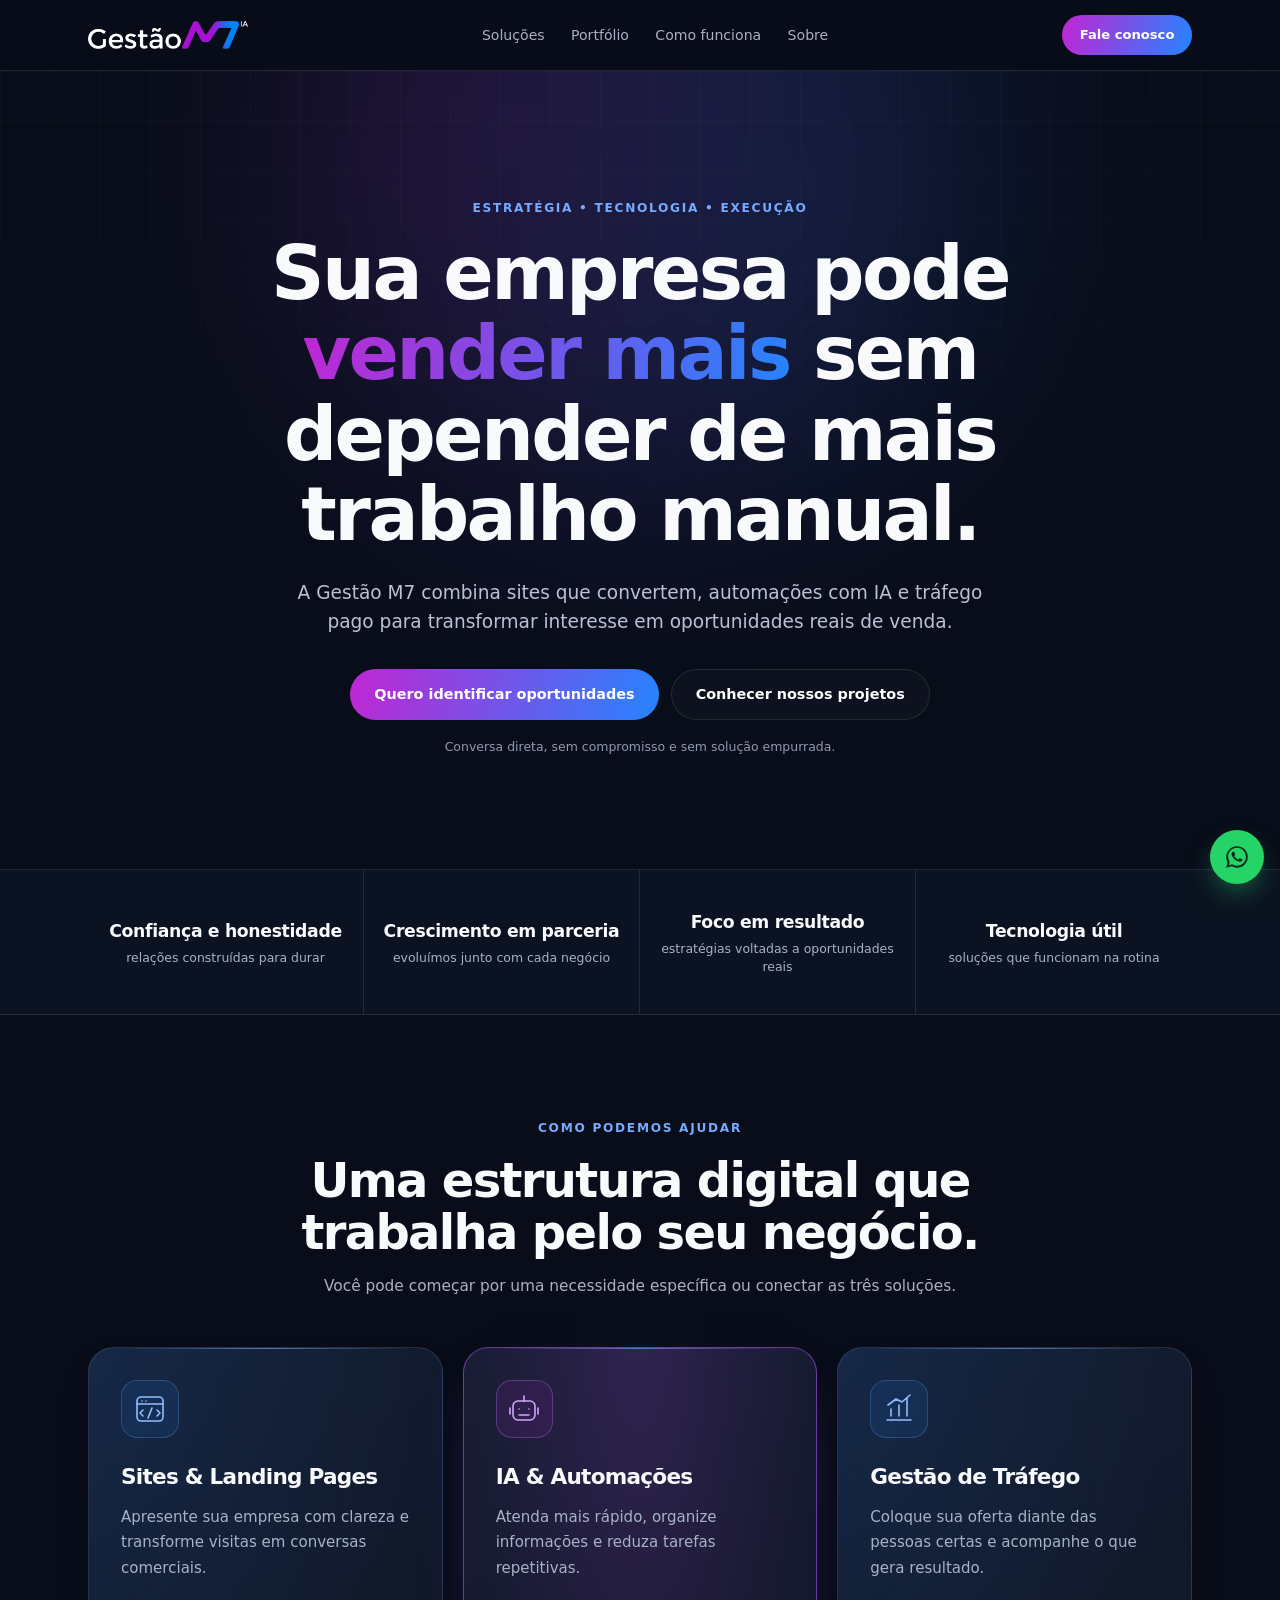
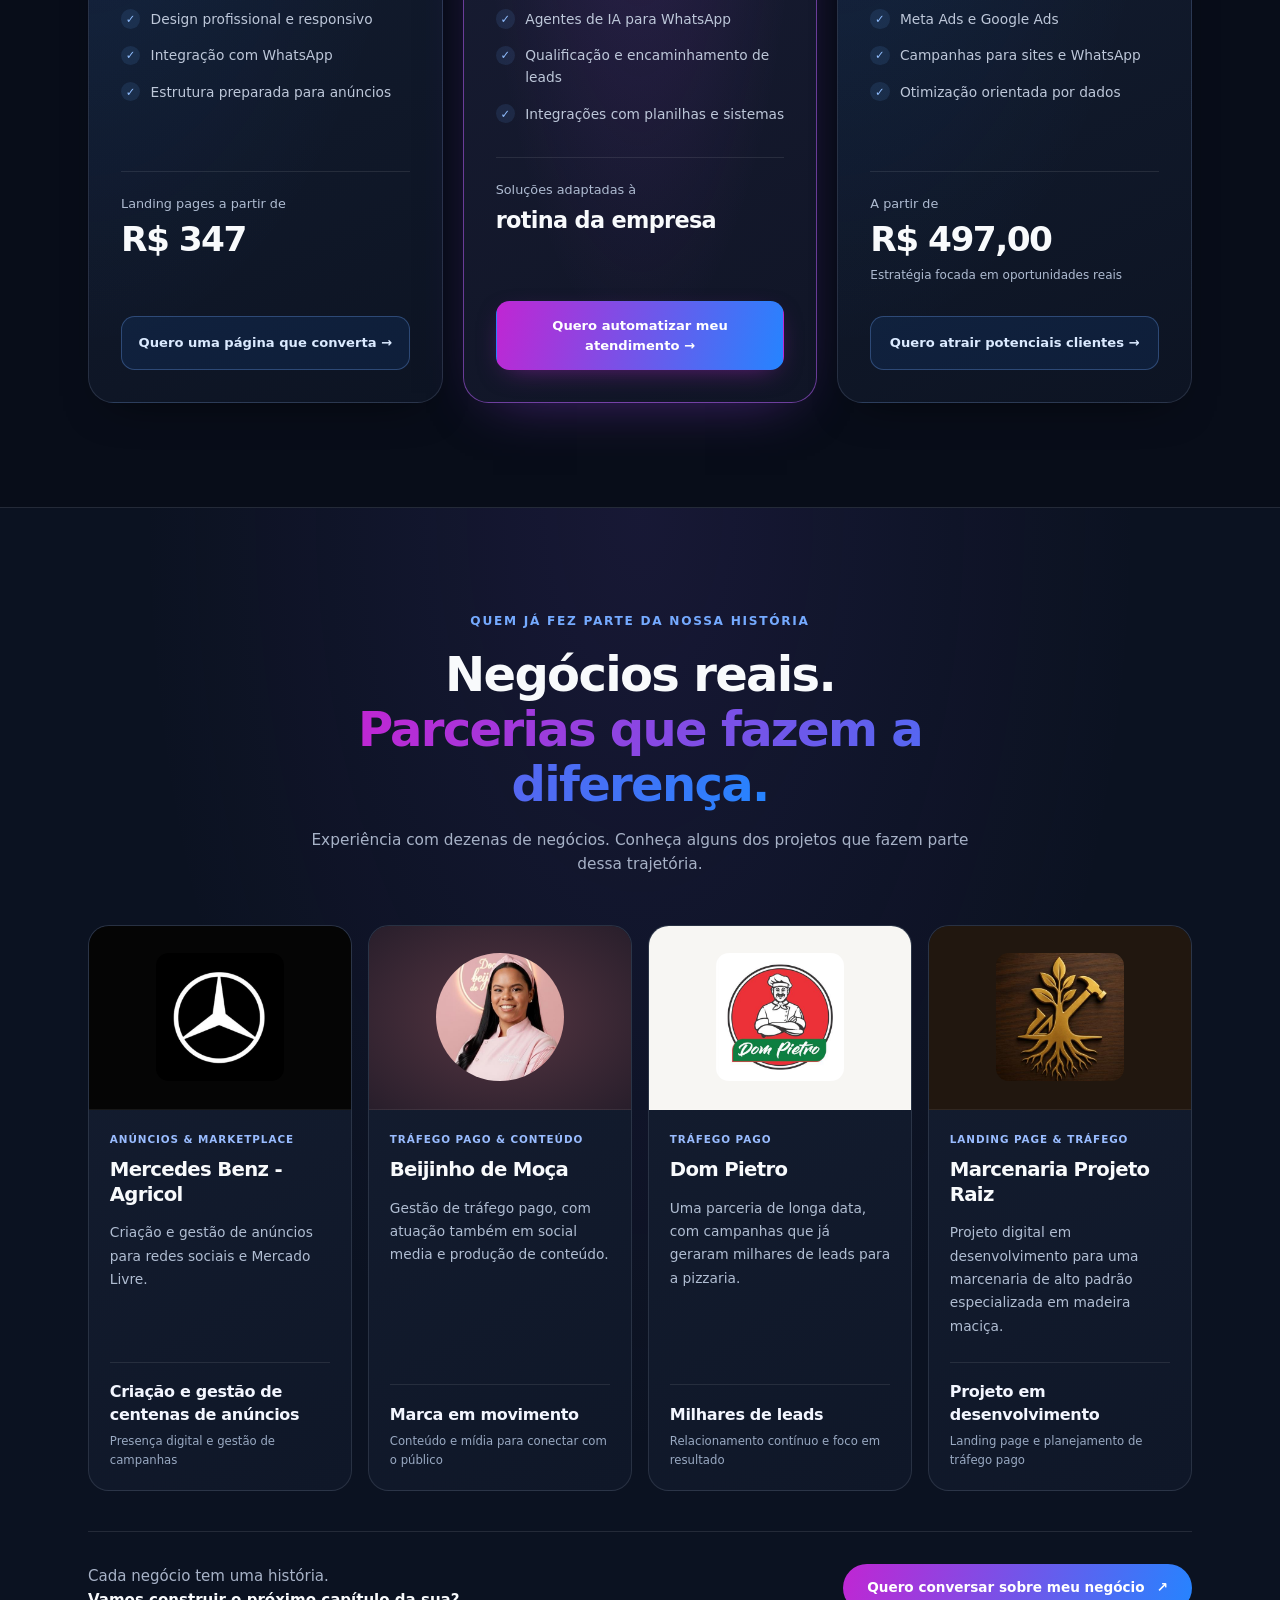
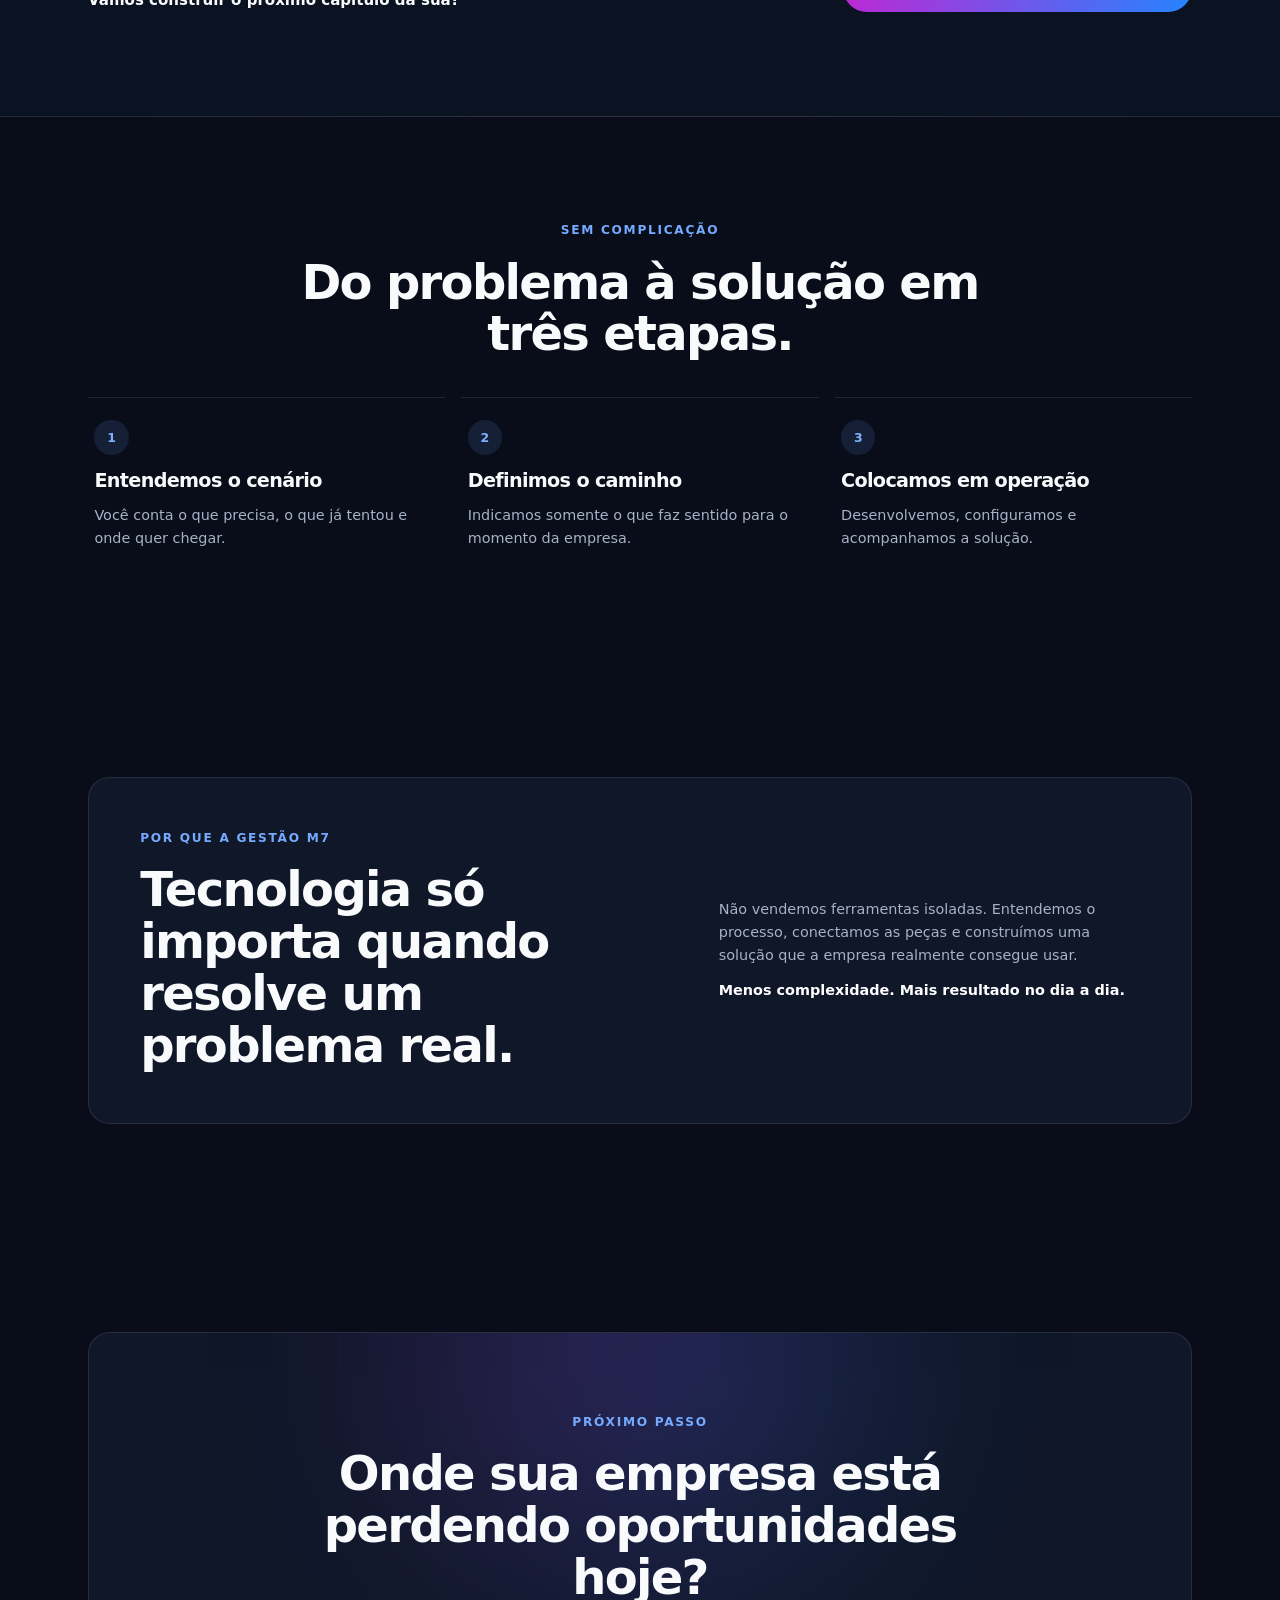
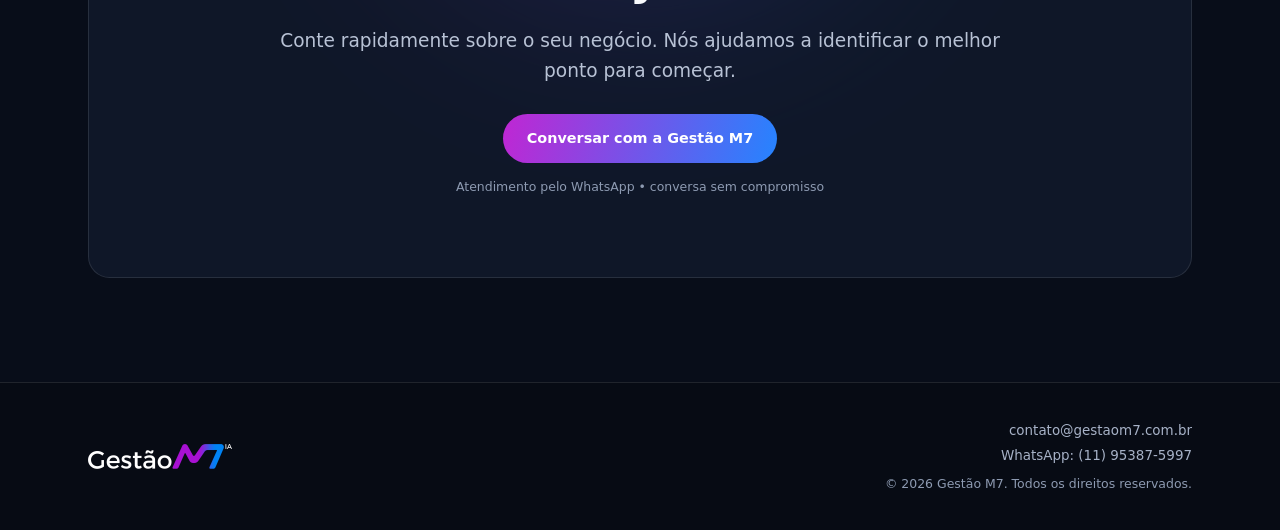
<file: index.html>
<!doctype html>
<html lang="pt-BR">
  <head>
    <meta charset="utf-8" />
    <meta name="viewport" content="width=device-width, initial-scale=1" />
    <title>Gestão M7 — Sites, IA, Automações e Tráfego Pago</title>
    <meta
      name="description"
      content="A Gestão M7 cria sites que convertem, automações com inteligência artificial e campanhas de tráfego pago para empresas venderem mais e trabalharem melhor."
    />
    <meta name="robots" content="index, follow, max-image-preview:large" />
    <meta name="theme-color" content="#0b1120" />
    <link rel="canonical" href="https://www.gestaom7.com.br/" />

    <meta property="og:locale" content="pt_BR" />
    <meta property="og:type" content="website" />
    <meta property="og:site_name" content="Gestão M7" />
    <meta property="og:url" content="https://www.gestaom7.com.br/" />
    <meta property="og:title" content="Gestão M7 — Tecnologia e marketing para gerar resultados" />
    <meta
      property="og:description"
      content="Sites, inteligência artificial, automações e tráfego pago conectados ao crescimento da sua empresa."
    />
    <meta property="og:image" content="https://www.gestaom7.com.br/m7-logo.png" />
    <meta property="og:image:alt" content="Logotipo da Gestão M7" />
    <meta name="twitter:card" content="summary" />
    <meta name="twitter:title" content="Gestão M7 — Tecnologia e marketing para gerar resultados" />
    <meta
      name="twitter:description"
      content="Sites, inteligência artificial, automações e tráfego pago para sua empresa vender mais."
    />
    <meta name="twitter:image" content="https://www.gestaom7.com.br/m7-logo.png" />

    <link rel="icon" type="image/png" href="/favicon.png" />
    <link rel="preload" href="/m7-logo.png" as="image" fetchpriority="high" />
    <link rel="stylesheet" href="/styles.css?v=20261104" />
    <script>document.documentElement.classList.add("js");</script>
    <script type="application/ld+json">
      {
        "@context": "https://schema.org",
        "@type": "Organization",
        "name": "Gestão M7",
        "url": "https://www.gestaom7.com.br/",
        "logo": "https://www.gestaom7.com.br/m7-logo.png",
        "contactPoint": {
          "@type": "ContactPoint",
          "telephone": "+55 11 95387-5997",
          "email": "contato@gestaom7.com.br",
          "contactType": "sales",
          "areaServed": "BR",
          "availableLanguage": "Portuguese"
        },
        "description": "Sites, inteligência artificial, automações e tráfego pago para empresas.",
        "serviceType": [
          "Criação de sites e landing pages",
          "Inteligência artificial e automações",
          "Gestão de tráfego pago"
        ]
      }
    </script>
  </head>
  <body>
    <a class="skip-link" href="#conteudo">Ir para o conteúdo</a>

    <header class="header">
      <div class="container header-inner">
        <a href="#topo" class="logo" aria-label="Gestão M7 — página inicial">
          <img src="/m7-logo.png" alt="Gestão M7" width="2304" height="400" />
        </a>
        <nav class="nav" id="menu-principal" aria-label="Navegação principal">
          <a href="#solucoes">Soluções</a>
          <a href="#portfolio">Portfólio</a>
          <a href="#processo">Como funciona</a>
          <a href="#sobre">Sobre</a>
        </nav>
        <div class="header-actions">
          <a class="btn btn-solid btn-sm header-cta" data-wa="geral" href="#contato">Fale conosco</a>
          <button class="menu-toggle" type="button" aria-expanded="false" aria-controls="menu-principal" aria-label="Abrir menu">
            <span></span><span></span><span></span>
          </button>
        </div>
      </div>
    </header>

    <main id="conteudo">
      <section id="topo" class="hero">
        <div class="glow" aria-hidden="true"></div>
        <div class="container hero-inner reveal">
          <p class="eyebrow">ESTRATÉGIA • TECNOLOGIA • EXECUÇÃO</p>
          <h1>Sua empresa pode <span class="gradient">vender mais</span> sem depender de mais trabalho manual.</h1>
          <p class="lead">
            A Gestão M7 combina sites que convertem, automações com IA e tráfego pago para transformar
            interesse em oportunidades reais de venda.
          </p>
          <div class="hero-actions">
            <a class="btn btn-solid" data-wa="geral" href="#contato">Quero identificar oportunidades</a>
            <a class="btn btn-outline" href="#portfolio">Conhecer nossos projetos</a>
          </div>
          <p class="micro hero-micro">Conversa direta, sem compromisso e sem solução empurrada.</p>
        </div>
      </section>

      <section class="proof-bar" aria-label="Compromissos da Gestão M7">
        <div class="container proof-grid">
          <div class="proof-item"><strong>Confiança e honestidade</strong><span>relações construídas para durar</span></div>
          <div class="proof-item"><strong>Crescimento em parceria</strong><span>evoluímos junto com cada negócio</span></div>
          <div class="proof-item"><strong>Foco em resultado</strong><span>estratégias voltadas a oportunidades reais</span></div>
          <div class="proof-item"><strong>Tecnologia útil</strong><span>soluções que funcionam na rotina</span></div>
        </div>
      </section>

      <section id="solucoes" class="section container reveal">
        <div class="section-heading">
          <p class="eyebrow">COMO PODEMOS AJUDAR</p>
          <h2>Uma estrutura digital que trabalha pelo seu negócio.</h2>
          <p class="sub">Você pode começar por uma necessidade específica ou conectar as três soluções.</p>
        </div>
        <div class="grid grid-3 services-grid">
          <article class="card service-card">
            <span class="icon service-icon" aria-hidden="true"><svg viewBox="0 0 32 32" width="32" height="32" fill="none" stroke="currentColor" stroke-width="1.6" stroke-linecap="round" stroke-linejoin="round"><rect x="3" y="4" width="26" height="24" rx="4"/><path d="M3 11h26M8 8h.01M12 8h.01M9 17l-3 3 3 3M23 17l3 3-3 3M18 15l-4 10"/></svg></span>
            <h3>Sites & Landing Pages</h3>
            <p class="sub">Apresente sua empresa com clareza e transforme visitas em conversas comerciais.</p>
            <ul>
              <li>Design profissional e responsivo</li>
              <li>Integração com WhatsApp</li>
              <li>Estrutura preparada para anúncios</li>
            </ul>
            <div class="service-offer"><p class="service-highlight">Landing pages a partir de <strong class="service-price">R$ 347</strong></p></div>
            <a class="text-link" data-wa="sites" href="#contato">Quero uma página que converta →</a>
          </article>
          <article class="card service-card featured">
            <span class="icon service-icon" aria-hidden="true"><svg viewBox="0 0 32 32" width="32" height="32" fill="none" stroke="currentColor" stroke-width="1.6" stroke-linecap="round" stroke-linejoin="round"><rect x="5" y="8" width="22" height="19" rx="5"/><path d="M16 3v5M11 16h.01M21 16h.01M11 22h10M2 15v6M30 15v6"/></svg></span>
            <h3>IA & Automações</h3>
            <p class="sub">Atenda mais rápido, organize informações e reduza tarefas repetitivas.</p>
            <ul>
              <li>Agentes de IA para WhatsApp</li>
              <li>Qualificação e encaminhamento de leads</li>
              <li>Integrações com planilhas e sistemas</li>
            </ul>
            <div class="service-offer"><p class="service-highlight">Soluções adaptadas à <strong class="service-custom">rotina da empresa</strong></p></div>
            <a class="text-link" data-wa="ia" href="#contato">Quero automatizar meu atendimento →</a>
          </article>
          <article class="card service-card">
            <span class="icon service-icon" aria-hidden="true"><svg viewBox="0 0 32 32" width="32" height="32" fill="none" stroke="currentColor" stroke-width="1.6" stroke-linecap="round" stroke-linejoin="round"><path d="M4 27h24M8 23v-7M16 23V12M24 23V5M5 12l8-6 6 3 8-7"/></svg></span>
            <h3>Gestão de Tráfego</h3>
            <p class="sub">Coloque sua oferta diante das pessoas certas e acompanhe o que gera resultado.</p>
            <ul>
              <li>Meta Ads e Google Ads</li>
              <li>Campanhas para sites e WhatsApp</li>
              <li>Otimização orientada por dados</li>
            </ul>
            <div class="service-offer"><p class="service-highlight">A partir de <strong class="service-price">R$ 497,00</strong></p><p class="service-offer-note">Estratégia focada em oportunidades reais</p></div>
            <a class="text-link" data-wa="trafego" href="#contato">Quero atrair potenciais clientes →</a>
          </article>
        </div>
      </section>

      <section id="portfolio" class="section results-section portfolio-section" aria-labelledby="portfolio-heading">
        <div class="container reveal" id="resultados">
          <div class="section-heading center">
            <p class="eyebrow">QUEM JÁ FEZ PARTE DA NOSSA HISTÓRIA</p>
            <h2 id="portfolio-heading">Negócios reais.<br /><span class="gradient">Parcerias que fazem a diferença.</span></h2>
            <p class="sub">Experiência com dezenas de negócios. Conheça alguns dos projetos que fazem parte dessa trajetória.</p>
          </div>
          <div class="portfolio-grid">
            <article class="portfolio-card">
              <div class="portfolio-brand portfolio-brand--agricol">
                <img src="/assets/portfolio/agricol-diesel.jpg" alt="" width="420" height="420" loading="lazy" decoding="async" />
              </div>
              <div class="portfolio-copy">
                <p class="portfolio-service">Anúncios & marketplace</p>
                <h3>Mercedes Benz - Agricol</h3>
                <p class="portfolio-description">Criação e gestão de anúncios para redes sociais e Mercado Livre.</p>
                <div class="portfolio-result">
                  <strong>Criação e gestão de centenas de anúncios</strong>
                  <span>Presença digital e gestão de campanhas</span>
                </div>
              </div>
            </article>
            <article class="portfolio-card">
              <div class="portfolio-brand portfolio-brand--beijinho">
                <img src="/assets/portfolio/beijinho-de-moca.jpg" alt="" width="420" height="420" loading="lazy" decoding="async" />
              </div>
              <div class="portfolio-copy">
                <p class="portfolio-service">Tráfego pago & conteúdo</p>
                <h3>Beijinho de Moça</h3>
                <p class="portfolio-description">Gestão de tráfego pago, com atuação também em social media e produção de conteúdo.</p>
                <div class="portfolio-result">
                  <strong>Marca em movimento</strong>
                  <span>Conteúdo e mídia para conectar com o público</span>
                </div>
              </div>
            </article>
            <article class="portfolio-card">
              <div class="portfolio-brand portfolio-brand--pietro">
                <img src="/assets/portfolio/dom-pietro.jpg" alt="" width="420" height="420" loading="lazy" decoding="async" />
              </div>
              <div class="portfolio-copy">
                <p class="portfolio-service">Tráfego pago</p>
                <h3>Dom Pietro</h3>
                <p class="portfolio-description">Uma parceria de longa data, com campanhas que já geraram milhares de leads para a pizzaria.</p>
                <div class="portfolio-result">
                  <strong>Milhares de leads</strong>
                  <span>Relacionamento contínuo e foco em resultado</span>
                </div>
              </div>
            </article>
            <article class="portfolio-card">
              <div class="portfolio-brand portfolio-brand--raiz">
                <img src="/assets/portfolio/projeto-raiz.jpg" alt="" width="420" height="420" loading="lazy" decoding="async" />
              </div>
              <div class="portfolio-copy">
                <p class="portfolio-service">Landing page & tráfego</p>
                <h3>Marcenaria Projeto Raiz</h3>
                <p class="portfolio-description">Projeto digital em desenvolvimento para uma marcenaria de alto padrão especializada em madeira maciça.</p>
                <div class="portfolio-result">
                  <strong>Projeto em desenvolvimento</strong>
                  <span>Landing page e planejamento de tráfego pago</span>
                </div>
              </div>
            </article>
          </div>
          <div class="portfolio-footer">
            <p>Cada negócio tem uma história.<br /><strong>Vamos construir o próximo capítulo da sua?</strong></p>
            <a class="btn btn-solid" data-wa="geral" href="#contato">Quero conversar sobre meu negócio <span aria-hidden="true">↗</span></a>
          </div>
        </div>
      </section>

      <section id="processo" class="section container reveal">
        <div class="section-heading center">
          <p class="eyebrow">SEM COMPLICAÇÃO</p>
          <h2>Do problema à solução em três etapas.</h2>
        </div>
        <ol class="grid grid-3 steps-grid">
          <li class="step-card"><span>1</span><h3>Entendemos o cenário</h3><p>Você conta o que precisa, o que já tentou e onde quer chegar.</p></li>
          <li class="step-card"><span>2</span><h3>Definimos o caminho</h3><p>Indicamos somente o que faz sentido para o momento da empresa.</p></li>
          <li class="step-card"><span>3</span><h3>Colocamos em operação</h3><p>Desenvolvemos, configuramos e acompanhamos a solução.</p></li>
        </ol>
      </section>

      <section id="sobre" class="section container reveal">
        <div class="about-panel">
          <div>
            <p class="eyebrow">POR QUE A GESTÃO M7</p>
            <h2>Tecnologia só importa quando resolve um problema real.</h2>
          </div>
          <div class="about-copy">
            <p>Não vendemos ferramentas isoladas. Entendemos o processo, conectamos as peças e construímos uma solução que a empresa realmente consegue usar.</p>
            <p class="about-signature">Menos complexidade. Mais resultado no dia a dia.</p>
          </div>
        </div>
      </section>

      <section id="contato" class="section container reveal">
        <div class="final-panel center">
          <div class="glow small" aria-hidden="true"></div>
          <p class="eyebrow">PRÓXIMO PASSO</p>
          <h2>Onde sua empresa está perdendo oportunidades hoje?</h2>
          <p class="lead">Conte rapidamente sobre o seu negócio. Nós ajudamos a identificar o melhor ponto para começar.</p>
          <a class="btn btn-solid" data-wa="geral" href="#">Conversar com a Gestão M7</a>
          <p class="micro">Atendimento pelo WhatsApp • conversa sem compromisso</p>
        </div>
      </section>
    </main>

    <footer class="footer">
      <div class="container footer-inner">
        <img src="/m7-logo.png" alt="Gestão M7" width="2304" height="400" loading="lazy" />
        <div class="footer-links">
          <a href="mailto:contato@gestaom7.com.br">contato@gestaom7.com.br</a>
          <a data-wa="geral" href="#">WhatsApp: (11) 95387-5997</a>
          <p class="micro" id="copyright"></p>
        </div>
      </div>
    </footer>

    <a class="whatsapp-float" data-wa="geral" href="#" aria-label="Falar com a Gestão M7 no WhatsApp">
      <svg viewBox="0 0 24 24" width="26" height="26" fill="currentColor" aria-hidden="true"><path d="M12.04 2C6.58 2 2.13 6.45 2.13 11.91c0 1.75.46 3.45 1.32 4.95L2 22l5.27-1.38a9.9 9.9 0 0 0 4.77 1.22h.01c5.46 0 9.91-4.45 9.91-9.91 0-2.65-1.03-5.14-2.9-7.01A9.82 9.82 0 0 0 12.04 2Zm0 18.02h-.01a8.2 8.2 0 0 1-4.19-1.15l-.3-.18-3.12.82.83-3.05-.2-.31a8.2 8.2 0 0 1-1.26-4.38c0-4.54 3.7-8.23 8.25-8.23 2.2 0 4.27.86 5.83 2.42a8.19 8.19 0 0 1 2.41 5.82c0 4.54-3.7 8.24-8.24 8.24Zm4.52-6.17c-.25-.13-1.47-.72-1.69-.81-.23-.08-.39-.12-.56.13-.16.24-.64.8-.78.97-.15.16-.29.18-.54.06-.25-.13-1.05-.39-2-1.24-.74-.66-1.24-1.47-1.38-1.72-.15-.25-.02-.38.11-.5.11-.11.25-.29.37-.44.13-.14.17-.25.25-.41.08-.17.04-.31-.02-.44-.06-.12-.56-1.34-.76-1.84-.2-.48-.41-.42-.56-.43h-.47c-.16 0-.43.06-.66.31-.22.25-.86.84-.86 2.04 0 1.2.88 2.36 1 2.52.12.17 1.72 2.63 4.17 3.69.58.25 1.04.4 1.39.51.59.19 1.12.16 1.54.1.47-.07 1.47-.6 1.67-1.18.21-.58.21-1.08.15-1.18-.06-.11-.23-.17-.48-.29Z" /></svg>
    </a>

    <script src="/script.js?v=20260905" defer></script>
  </body>
</html>
</file>
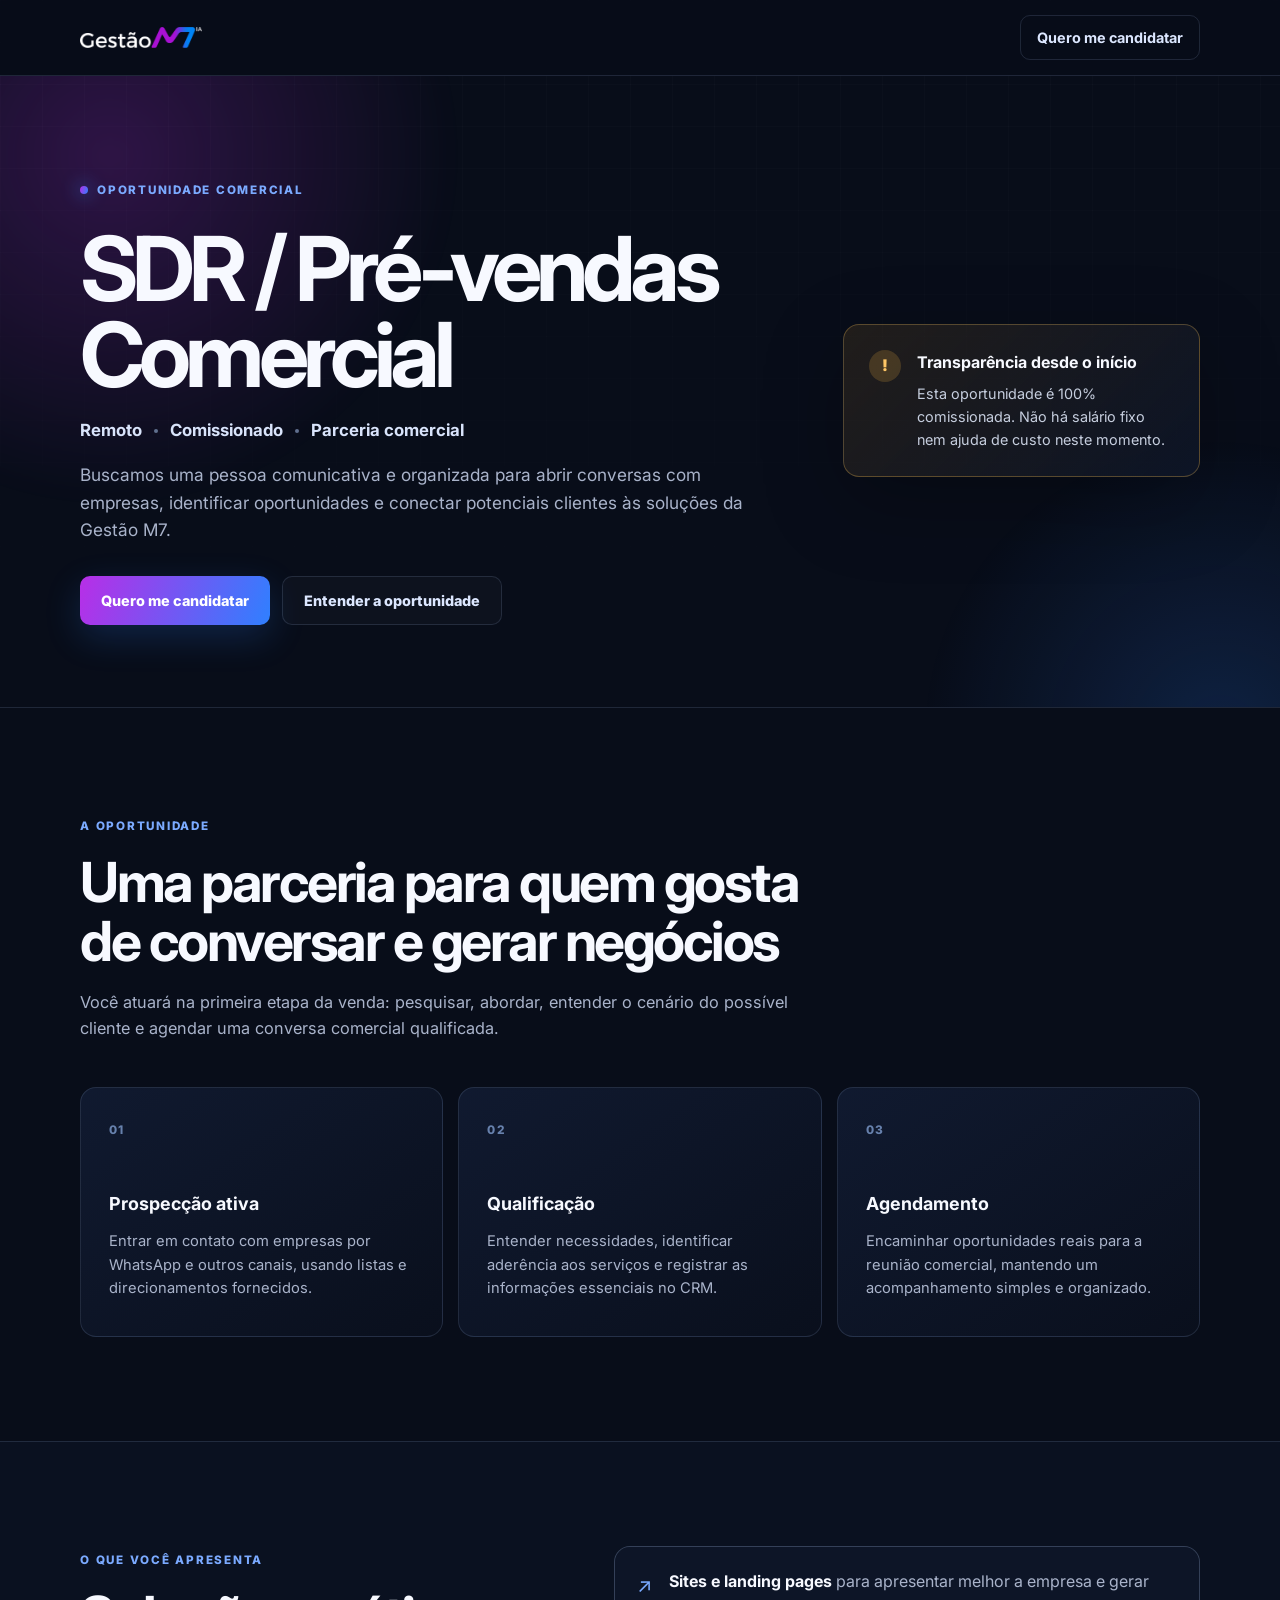
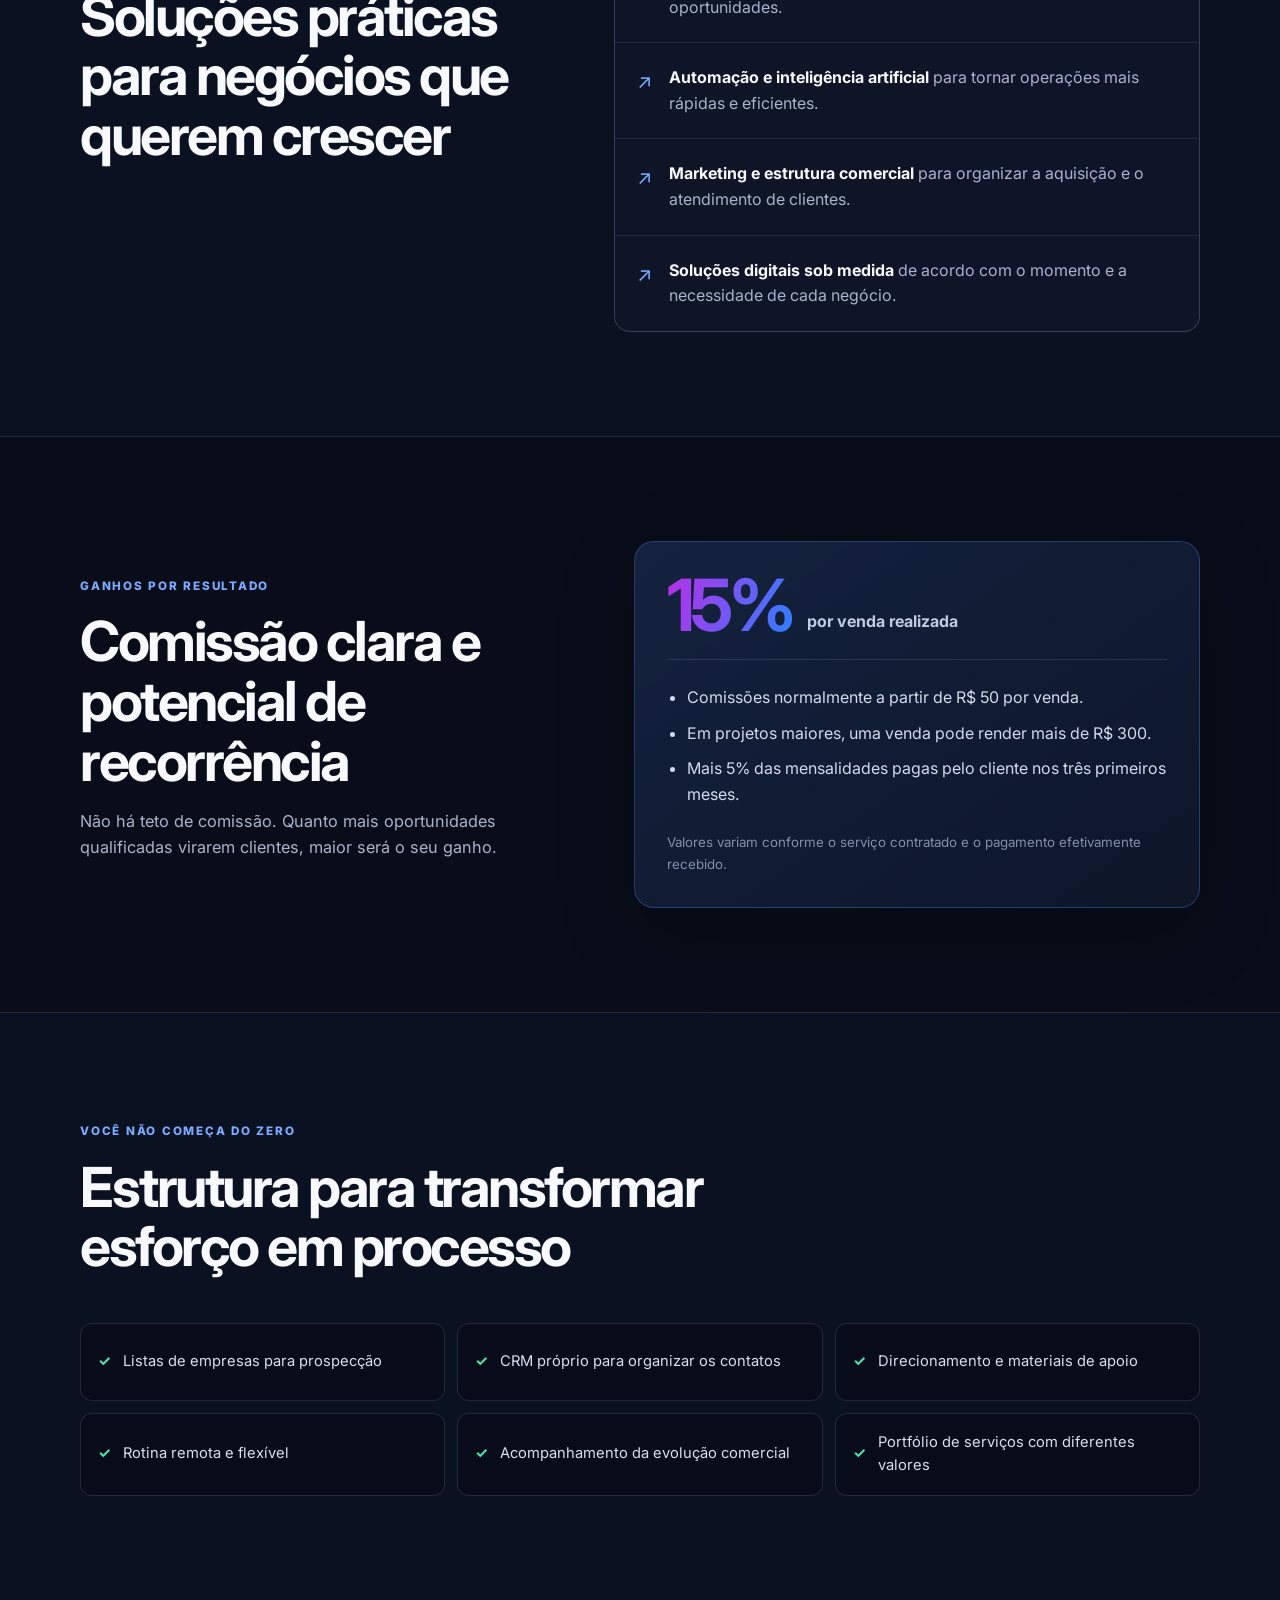
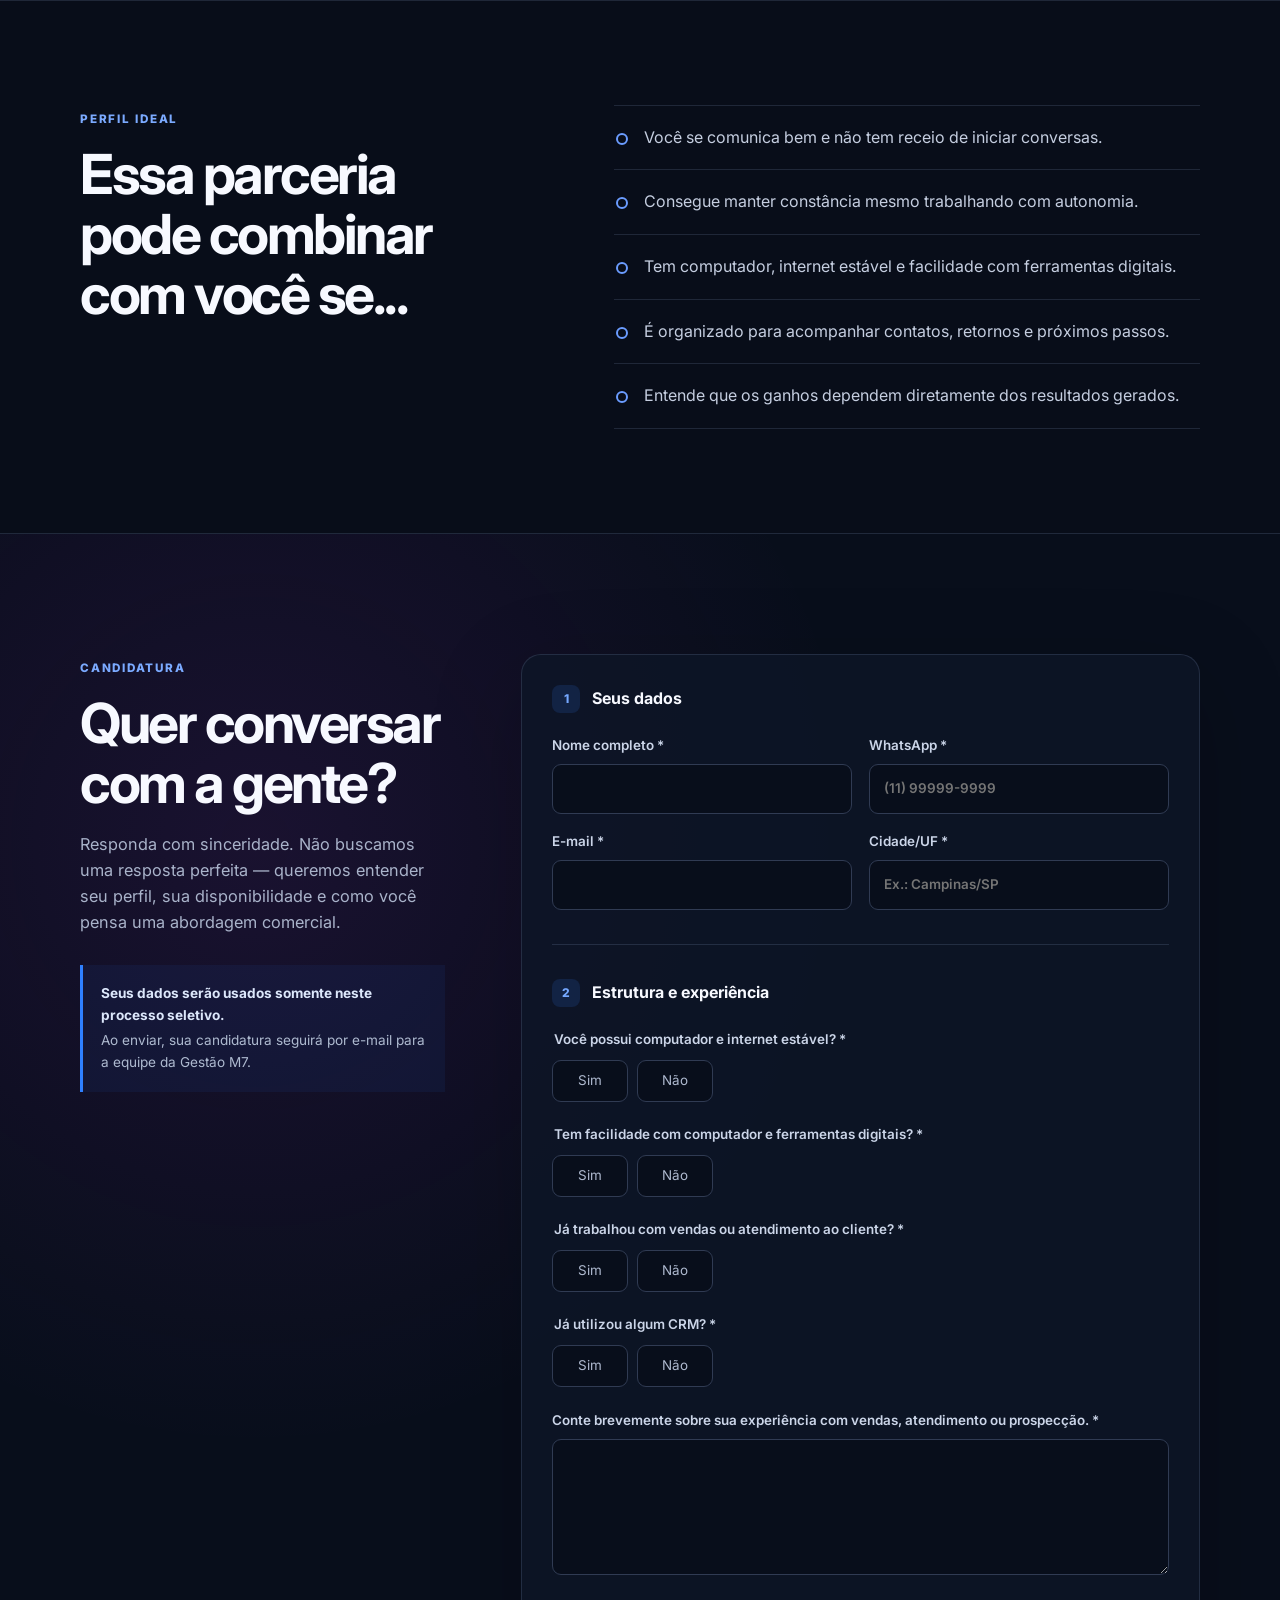
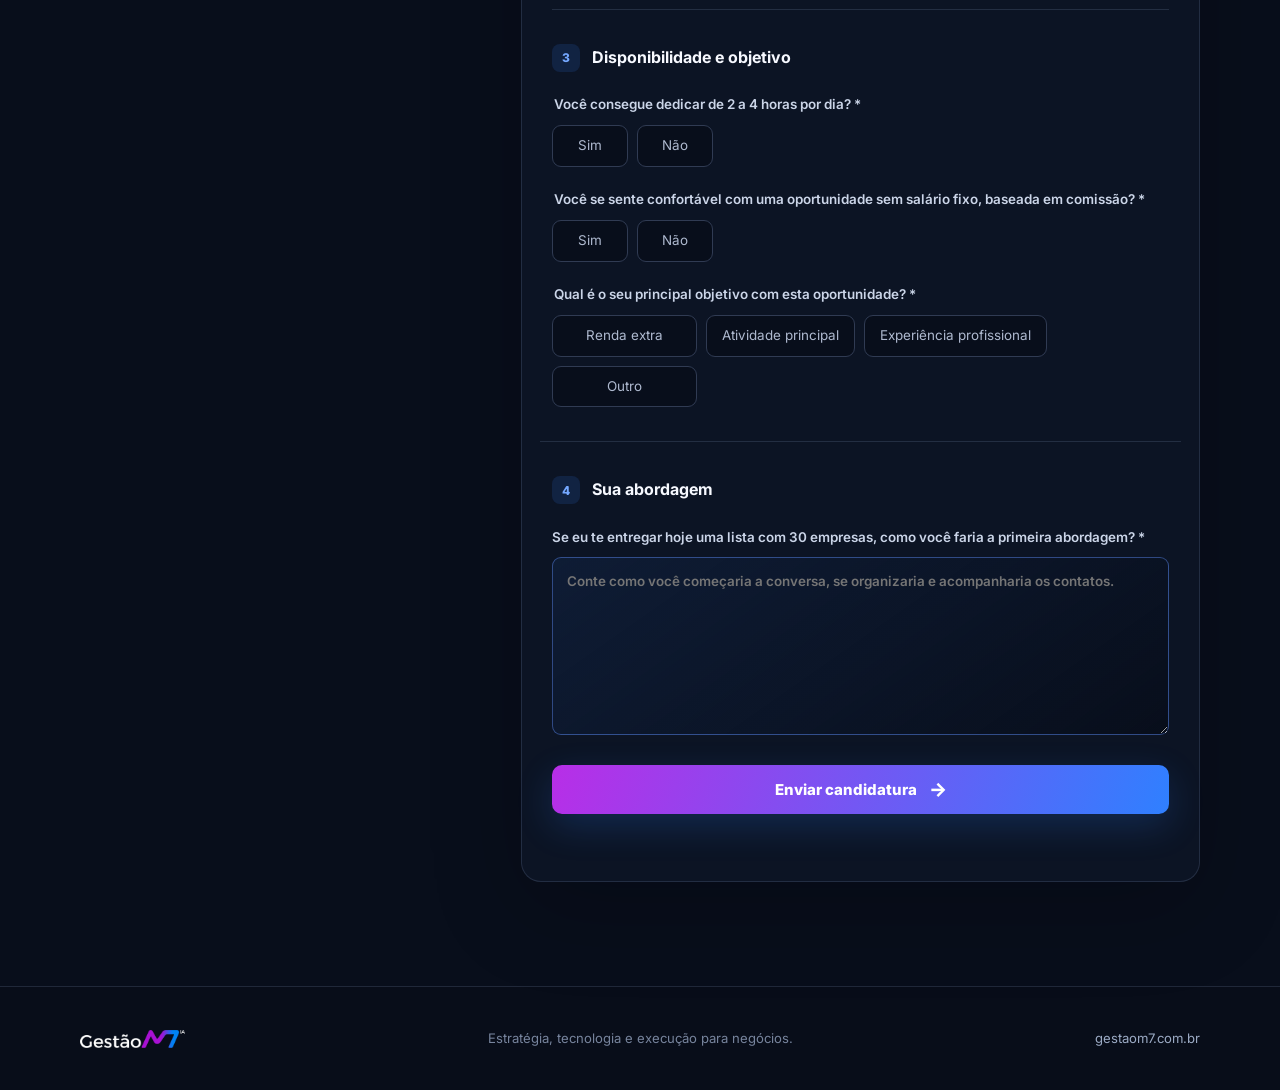
<file: vaga-sdr/index.html>
<!doctype html>
<html lang="pt-BR">
<head>
  <meta charset="utf-8">
  <meta name="viewport" content="width=device-width, initial-scale=1">
  <title>Vaga SDR / Pré-vendas Comercial | Gestão M7</title>
  <meta name="description" content="Oportunidade remota e comissionada para SDR / pré-vendas comercial na Gestão M7. Conheça a parceria e envie sua candidatura.">
  <meta name="robots" content="index,follow">
  <meta property="og:title" content="SDR / Pré-vendas Comercial | Gestão M7">
  <meta property="og:description" content="Trabalho remoto, rotina flexível e ganhos por resultado. Veja os detalhes e candidate-se.">
  <meta property="og:type" content="website">
  <meta property="og:url" content="https://www.gestaom7.com.br/vaga-sdr/">
  <link rel="canonical" href="https://www.gestaom7.com.br/vaga-sdr/">
  <link rel="icon" href="/favicon.png">
  <link rel="preconnect" href="https://fonts.googleapis.com">
  <link rel="preconnect" href="https://fonts.gstatic.com" crossorigin>
  <link href="https://fonts.googleapis.com/css2?family=Inter:wght@400;500;600;700;800&display=swap" rel="stylesheet">
  <link rel="stylesheet" href="/vaga-sdr/vaga-sdr.css?v=20260908b">
  <script type="application/ld+json">
  {
    "@context": "https://schema.org",
    "@type": "JobPosting",
    "title": "SDR / Pré-vendas Comercial",
    "description": "Parceria comercial remota e 100% comissionada para prospecção ativa, qualificação de oportunidades e agendamento de reuniões para a Gestão M7.",
    "datePosted": "2026-09-08",
    "employmentType": "CONTRACTOR",
    "hiringOrganization": {
      "@type": "Organization",
      "name": "Gestão M7",
      "sameAs": "https://www.gestaom7.com.br/",
      "logo": "https://www.gestaom7.com.br/m7-logo.png"
    },
    "jobLocationType": "TELECOMMUTE",
    "applicantLocationRequirements": { "@type": "Country", "name": "Brasil" },
    "incentiveCompensation": "15% por venda e 5% das mensalidades nos três primeiros meses, conforme as regras da parceria."
  }
  </script>
</head>
<body>
  <header class="site-header">
    <a class="brand" href="/" aria-label="Voltar ao site da Gestão M7">
      <img src="/m7-logo.png" alt="Gestão M7" width="128" height="40">
    </a>
    <a class="header-link" href="#candidatura">Quero me candidatar</a>
  </header>

  <main>
    <section class="hero">
      <div class="hero-glow" aria-hidden="true"></div>
      <div class="shell hero-grid">
        <div>
          <span class="eyebrow"><span></span> Oportunidade comercial</span>
          <h1>SDR / Pré-vendas Comercial</h1>
          <p class="hero-subtitle">Remoto <i></i> Comissionado <i></i> Parceria comercial</p>
          <p class="hero-copy">Buscamos uma pessoa comunicativa e organizada para abrir conversas com empresas, identificar oportunidades e conectar potenciais clientes às soluções da Gestão M7.</p>
          <div class="hero-actions">
            <a class="button button-primary" href="#candidatura">Quero me candidatar</a>
            <a class="button button-secondary" href="#como-funciona">Entender a oportunidade</a>
          </div>
        </div>
        <aside class="notice-card">
          <span class="notice-icon" aria-hidden="true">!</span>
          <div>
            <strong>Transparência desde o início</strong>
            <p>Esta oportunidade é 100% comissionada. Não há salário fixo nem ajuda de custo neste momento.</p>
          </div>
        </aside>
      </div>
    </section>

    <section class="section" id="como-funciona">
      <div class="shell">
        <div class="section-heading">
          <span class="eyebrow">A oportunidade</span>
          <h2>Uma parceria para quem gosta de conversar e gerar negócios</h2>
          <p>Você atuará na primeira etapa da venda: pesquisar, abordar, entender o cenário do possível cliente e agendar uma conversa comercial qualificada.</p>
        </div>
        <div class="cards cards-three">
          <article class="info-card">
            <span class="card-number">01</span>
            <h3>Prospecção ativa</h3>
            <p>Entrar em contato com empresas por WhatsApp e outros canais, usando listas e direcionamentos fornecidos.</p>
          </article>
          <article class="info-card">
            <span class="card-number">02</span>
            <h3>Qualificação</h3>
            <p>Entender necessidades, identificar aderência aos serviços e registrar as informações essenciais no CRM.</p>
          </article>
          <article class="info-card">
            <span class="card-number">03</span>
            <h3>Agendamento</h3>
            <p>Encaminhar oportunidades reais para a reunião comercial, mantendo um acompanhamento simples e organizado.</p>
          </article>
        </div>
      </div>
    </section>

    <section class="section section-muted">
      <div class="shell split">
        <div>
          <span class="eyebrow">O que você apresenta</span>
          <h2>Soluções práticas para negócios que querem crescer</h2>
        </div>
        <div class="service-list">
          <div><span>↗</span><p><strong>Sites e landing pages</strong> para apresentar melhor a empresa e gerar oportunidades.</p></div>
          <div><span>↗</span><p><strong>Automação e inteligência artificial</strong> para tornar operações mais rápidas e eficientes.</p></div>
          <div><span>↗</span><p><strong>Marketing e estrutura comercial</strong> para organizar a aquisição e o atendimento de clientes.</p></div>
          <div><span>↗</span><p><strong>Soluções digitais sob medida</strong> de acordo com o momento e a necessidade de cada negócio.</p></div>
        </div>
      </div>
    </section>

    <section class="section">
      <div class="shell compensation-grid">
        <div class="section-heading compact">
          <span class="eyebrow">Ganhos por resultado</span>
          <h2>Comissão clara e potencial de recorrência</h2>
          <p>Não há teto de comissão. Quanto mais oportunidades qualificadas virarem clientes, maior será o seu ganho.</p>
        </div>
        <div class="commission-card">
          <div class="commission-main"><strong>15%</strong><span>por venda realizada</span></div>
          <ul>
            <li>Comissões normalmente a partir de R$ 50 por venda.</li>
            <li>Em projetos maiores, uma venda pode render mais de R$ 300.</li>
            <li>Mais 5% das mensalidades pagas pelo cliente nos três primeiros meses.</li>
          </ul>
          <small>Valores variam conforme o serviço contratado e o pagamento efetivamente recebido.</small>
        </div>
      </div>
    </section>

    <section class="section section-muted">
      <div class="shell">
        <div class="section-heading">
          <span class="eyebrow">Você não começa do zero</span>
          <h2>Estrutura para transformar esforço em processo</h2>
        </div>
        <div class="benefits-grid">
          <div><b>✓</b><span>Listas de empresas para prospecção</span></div>
          <div><b>✓</b><span>CRM próprio para organizar os contatos</span></div>
          <div><b>✓</b><span>Direcionamento e materiais de apoio</span></div>
          <div><b>✓</b><span>Rotina remota e flexível</span></div>
          <div><b>✓</b><span>Acompanhamento da evolução comercial</span></div>
          <div><b>✓</b><span>Portfólio de serviços com diferentes valores</span></div>
        </div>
      </div>
    </section>

    <section class="section">
      <div class="shell profile-grid">
        <div>
          <span class="eyebrow">Perfil ideal</span>
          <h2>Essa parceria pode combinar com você se...</h2>
        </div>
        <ul class="profile-list">
          <li>Você se comunica bem e não tem receio de iniciar conversas.</li>
          <li>Consegue manter constância mesmo trabalhando com autonomia.</li>
          <li>Tem computador, internet estável e facilidade com ferramentas digitais.</li>
          <li>É organizado para acompanhar contatos, retornos e próximos passos.</li>
          <li>Entende que os ganhos dependem diretamente dos resultados gerados.</li>
        </ul>
      </div>
    </section>

    <section class="section application-section" id="candidatura">
      <div class="shell application-grid">
        <div class="application-intro">
          <span class="eyebrow">Candidatura</span>
          <h2>Quer conversar com a gente?</h2>
          <p>Responda com sinceridade. Não buscamos uma resposta perfeita — queremos entender seu perfil, sua disponibilidade e como você pensa uma abordagem comercial.</p>
          <div class="privacy-note">
            <strong>Seus dados serão usados somente neste processo seletivo.</strong>
            <span>Ao enviar, sua candidatura seguirá por e-mail para a equipe da Gestão M7.</span>
          </div>
        </div>

        <form id="application-form" class="application-form" novalidate>
          <div class="form-section">
            <div class="form-section-title"><span>1</span><h3>Seus dados</h3></div>
            <div class="field-grid">
              <label class="field"><span>Nome completo *</span><input name="nome" type="text" autocomplete="name" maxlength="120" required></label>
              <label class="field"><span>WhatsApp *</span><input name="whatsapp" type="tel" autocomplete="tel" inputmode="tel" maxlength="24" placeholder="(11) 99999-9999" required></label>
              <label class="field"><span>E-mail *</span><input name="email" type="email" autocomplete="email" maxlength="160" required></label>
              <label class="field"><span>Cidade/UF *</span><input name="cidade" type="text" autocomplete="address-level2" maxlength="100" placeholder="Ex.: Campinas/SP" required></label>
            </div>
          </div>

          <div class="form-section">
            <div class="form-section-title"><span>2</span><h3>Estrutura e experiência</h3></div>
            <fieldset class="choice-group"><legend>Você possui computador e internet estável? *</legend><div><label><input type="radio" name="computador_internet" value="Sim" required><span>Sim</span></label><label><input type="radio" name="computador_internet" value="Não"><span>Não</span></label></div></fieldset>
            <fieldset class="choice-group"><legend>Tem facilidade com computador e ferramentas digitais? *</legend><div><label><input type="radio" name="facilidade_computador" value="Sim" required><span>Sim</span></label><label><input type="radio" name="facilidade_computador" value="Não"><span>Não</span></label></div></fieldset>
            <fieldset class="choice-group"><legend>Já trabalhou com vendas ou atendimento ao cliente? *</legend><div><label><input type="radio" name="experiencia_vendas" value="Sim" required><span>Sim</span></label><label><input type="radio" name="experiencia_vendas" value="Não"><span>Não</span></label></div></fieldset>
            <fieldset class="choice-group"><legend>Já utilizou algum CRM? *</legend><div><label><input type="radio" name="experiencia_crm" value="Sim" required><span>Sim</span></label><label><input type="radio" name="experiencia_crm" value="Não"><span>Não</span></label></div></fieldset>
            <label class="field full"><span>Conte brevemente sobre sua experiência com vendas, atendimento ou prospecção. *</span><textarea name="experiencia_detalhes" rows="5" maxlength="2500" required></textarea></label>
          </div>

          <div class="form-section">
            <div class="form-section-title"><span>3</span><h3>Disponibilidade e objetivo</h3></div>
            <fieldset class="choice-group"><legend>Você consegue dedicar de 2 a 4 horas por dia? *</legend><div><label><input type="radio" name="disponibilidade" value="Sim" required><span>Sim</span></label><label><input type="radio" name="disponibilidade" value="Não"><span>Não</span></label></div></fieldset>
            <fieldset class="choice-group"><legend>Você se sente confortável com uma oportunidade sem salário fixo, baseada em comissão? *</legend><div><label><input type="radio" name="aceita_comissao" value="Sim" required><span>Sim</span></label><label><input type="radio" name="aceita_comissao" value="Não"><span>Não</span></label></div></fieldset>
            <fieldset class="choice-group objective"><legend>Qual é o seu principal objetivo com esta oportunidade? *</legend><div>
              <label><input type="radio" name="objetivo" value="Renda extra" required><span>Renda extra</span></label>
              <label><input type="radio" name="objetivo" value="Atividade principal"><span>Atividade principal</span></label>
              <label><input type="radio" name="objetivo" value="Experiência profissional"><span>Experiência profissional</span></label>
              <label><input type="radio" name="objetivo" value="Outro"><span>Outro</span></label>
            </div></fieldset>
          </div>

          <div class="form-section highlighted-question">
            <div class="form-section-title"><span>4</span><h3>Sua abordagem</h3></div>
            <label class="field full"><span>Se eu te entregar hoje uma lista com 30 empresas, como você faria a primeira abordagem? *</span><textarea name="abordagem_30_empresas" rows="7" maxlength="4000" placeholder="Conte como você começaria a conversa, se organizaria e acompanharia os contatos." required></textarea></label>
          </div>

          <input type="hidden" name="pagina" value="vaga-sdr">
          <button class="button button-primary submit-button" type="submit"><span>Enviar candidatura</span><i aria-hidden="true">→</i></button>
          <p id="form-status" class="form-status" role="status" aria-live="polite"></p>
        </form>
      </div>
    </section>
  </main>

  <footer>
    <div class="shell footer-content"><img src="/m7-logo.png" alt="Gestão M7" width="112" height="35"><p>Estratégia, tecnologia e execução para negócios.</p><a href="/">gestaom7.com.br</a></div>
  </footer>
  <script src="/vaga-sdr/vaga-sdr.js?v=20260908" defer></script>
</body>
</html>
</file>
<file: styles.css>
:root {
  --background: #080d19;
  --surface: #0f1728;
  --surface-strong: #151f35;
  --foreground: #f8fafc;
  --muted: #a7b2c7;
  --border: rgba(255, 255, 255, 0.1);
  --brand: #c026d3;
  --brand-accent: #2584ff;
  --success: #25d366;
  --gradient: linear-gradient(105deg, var(--brand), var(--brand-accent));
  --shadow-brand: 0 20px 60px -28px rgba(192, 38, 211, 0.75);
  --radius: 1.35rem;
  --max: 72rem;
}

* { box-sizing: border-box; }
html { scroll-behavior: smooth; scroll-padding-top: 5rem; }
body {
  margin: 0;
  overflow-x: hidden;
  background: var(--background);
  color: var(--foreground);
  font-family: ui-sans-serif, system-ui, -apple-system, "Segoe UI", Roboto, Arial, sans-serif;
  line-height: 1.6;
  -webkit-font-smoothing: antialiased;
}
img { display: block; max-width: 100%; height: auto; }
a { color: inherit; text-decoration: none; }
button { font: inherit; }
.container { width: 100%; max-width: var(--max); margin: 0 auto; padding-inline: 1rem; }
.section { padding-block: 4.75rem; }
.center { text-align: center; }

h1, h2, h3 { margin: 0; letter-spacing: -0.035em; line-height: 1.08; }
h1 { max-width: 58rem; margin-inline: auto; font-size: clamp(2.35rem, 7vw, 4.65rem); font-weight: 760; }
h2 { font-size: clamp(1.9rem, 4.5vw, 3rem); font-weight: 720; }
h3 { font-size: 1.2rem; font-weight: 700; }
p { margin-top: 0; }
.gradient { background: var(--gradient); background-clip: text; -webkit-background-clip: text; color: transparent; }
.eyebrow { margin: 0 0 1rem; color: #75aaff; font-size: 0.76rem; font-weight: 750; letter-spacing: 0.14em; }
.lead { max-width: 45rem; margin: 1.4rem auto 0; color: #b8c2d5; font-size: clamp(1rem, 2vw, 1.16rem); }
.sub { max-width: 42rem; margin: 1rem 0 0; color: var(--muted); font-size: 0.96rem; }
.center .sub { margin-inline: auto; }
.micro { margin: 0; color: #8d9ab1; font-size: 0.78rem; }
.section-heading { max-width: 48rem; }
.section-heading.center { margin-inline: auto; }

.skip-link { position: fixed; left: 1rem; top: -5rem; z-index: 100; border-radius: 0.6rem; background: white; color: #080d19; padding: 0.7rem 1rem; }
.skip-link:focus { top: 1rem; }

.header { position: sticky; top: 0; z-index: 50; border-bottom: 1px solid var(--border); background: rgba(8, 13, 25, 0.88); backdrop-filter: blur(18px); }
.header-inner { position: relative; display: flex; min-height: 4.35rem; align-items: center; justify-content: space-between; gap: 1rem; }
.logo img { width: 10rem; height: auto; }
.nav { display: none; align-items: center; gap: 1.65rem; }
.nav a { color: var(--muted); font-size: 0.88rem; font-weight: 540; transition: color 0.2s; }
.nav a:hover, .nav a:focus-visible { color: white; }
.header-actions { display: flex; align-items: center; gap: 0.6rem; }
.menu-toggle { display: inline-grid; width: 2.7rem; height: 2.7rem; place-content: center; gap: 0.28rem; border: 1px solid var(--border); border-radius: 0.75rem; background: var(--surface); color: white; cursor: pointer; }
.menu-toggle span { width: 1.1rem; height: 2px; border-radius: 999px; background: currentColor; }
.nav.is-open { position: absolute; top: calc(100% + 1px); left: 0; right: 0; display: grid; gap: 0; border: 1px solid var(--border); border-radius: 0 0 1rem 1rem; background: #0d1424; padding: 0.6rem; box-shadow: 0 18px 35px rgba(0,0,0,.35); }
.nav.is-open a { padding: 0.75rem 0.85rem; border-radius: 0.55rem; }
.nav.is-open a:hover { background: var(--surface-strong); }

.btn { display: inline-flex; min-height: 2.85rem; align-items: center; justify-content: center; border: 0; border-radius: 999px; padding: 0.8rem 1.5rem; font-size: 0.9rem; font-weight: 680; transition: transform .2s, filter .2s, background-color .2s; }
.btn:hover { transform: translateY(-2px); filter: brightness(1.08); }
.btn:focus-visible, .text-link:focus-visible, .menu-toggle:focus-visible { outline: 2px solid #60a5fa; outline-offset: 3px; }
.btn-solid { background: var(--gradient); color: white; box-shadow: var(--shadow-brand); }
.btn-outline { border: 1px solid var(--border); background: rgba(255,255,255,.025); color: white; }
.btn-outline:hover { background: var(--surface-strong); }
.btn-sm { min-height: 2.45rem; padding: 0.58rem 1.1rem; font-size: 0.82rem; }

.hero { position: relative; overflow: hidden; border-bottom: 1px solid var(--border); }
.hero::after { content: ""; position: absolute; inset: 0; pointer-events: none; background-image: linear-gradient(rgba(255,255,255,.025) 1px, transparent 1px), linear-gradient(90deg, rgba(255,255,255,.025) 1px, transparent 1px); background-size: 50px 50px; mask-image: linear-gradient(to bottom, black, transparent 85%); }
.hero-inner { position: relative; z-index: 1; padding-top: 5.5rem; padding-bottom: 5rem; text-align: center; }
.hero-actions { display: flex; flex-direction: column; align-items: stretch; gap: 0.75rem; margin-top: 2rem; }
.hero-micro { margin-top: 1.1rem; }
.glow { position: absolute; left: 50%; top: -15rem; width: 42rem; height: 42rem; transform: translateX(-50%); border-radius: 50%; background: var(--gradient); opacity: .19; filter: blur(120px); pointer-events: none; }
.glow.small { top: -13rem; width: 28rem; height: 28rem; opacity: .24; }

.proof-bar { border-bottom: 1px solid var(--border); background: #0b1221; }
.proof-grid { display: grid; grid-template-columns: repeat(2, minmax(0,1fr)); }
.proof-item { display: flex; min-height: 8rem; flex-direction: column; justify-content: center; gap: .2rem; border-bottom: 1px solid var(--border); padding: 1rem; text-align: center; }
.proof-item:nth-child(odd) { border-right: 1px solid var(--border); }
.proof-item strong { font-size: 1.08rem; letter-spacing: -.02em; }
.proof-item span { color: var(--muted); font-size: .78rem; line-height: 1.4; }

.grid { display: grid; gap: 1rem; margin-top: 2.3rem; padding: 0; list-style: none; }
.card { position: relative; overflow: hidden; border: 1px solid var(--border); border-radius: var(--radius); background: var(--surface); padding: 1.55rem; }
.service-card { display: flex; flex-direction: column; }
.service-card.featured { border-color: rgba(192,38,211,.55); box-shadow: var(--shadow-brand); }
.service-card.featured::before { content: ""; position: absolute; inset: 0 auto 0 0; width: 3px; background: var(--gradient); }
.icon { display: inline-grid; width: 2.65rem; height: 2.65rem; margin-bottom: 1.15rem; place-items: center; border-radius: .8rem; background: var(--gradient); color: white; font-size: .73rem; font-weight: 800; }
.card ul { display: grid; gap: .55rem; margin: 1.25rem 0 0; padding: 0; list-style: none; color: #bdc7d9; font-size: .88rem; }
.card li::before { content: "✓"; margin-right: .55rem; color: #60a5fa; font-weight: 800; }
.service-highlight { margin: 1.25rem 0 0; color: white; font-size: .83rem; font-weight: 650; }
.text-link { display: inline-flex; margin-top: 1.3rem; color: #78adff; font-size: .87rem; font-weight: 680; }
.text-link:hover { color: white; }

.results-section { border-block: 1px solid var(--border); background: radial-gradient(circle at 50% 0, rgba(83,63,193,.16), transparent 45%), #0b1221; }
.case-card { border: 1px solid var(--border); border-radius: 1.1rem; background: rgba(15,23,40,.82); padding: 1.45rem; }
.case-tag { display: inline-flex; margin-bottom: 1rem; border: 1px solid rgba(96,165,250,.25); border-radius: 999px; background: rgba(37,132,255,.08); color: #83b5ff; padding: .28rem .7rem; font-size: .7rem; font-weight: 700; text-transform: uppercase; letter-spacing: .07em; }
.case-card p, .step-card p, .about-copy p { margin: .75rem 0 0; color: var(--muted); font-size: .9rem; }
.results-note { max-width: 40rem; margin: 2rem auto 0; color: #c4cce0; font-size: .92rem; text-align: center; }

.step-card { position: relative; border-top: 1px solid var(--border); padding: 1.4rem .4rem .2rem; }
.step-card > span { display: inline-grid; width: 2.15rem; height: 2.15rem; margin-bottom: 1rem; place-items: center; border-radius: 50%; background: var(--surface-strong); color: #7db1ff; font-size: .78rem; font-weight: 800; }

.about-panel, .final-panel { position: relative; overflow: hidden; border: 1px solid var(--border); border-radius: var(--radius); background: var(--surface); padding: 2rem; }
.about-panel { display: grid; gap: 2rem; }
.about-copy { align-self: center; }
.about-copy p:first-child { margin-top: 0; }
.about-signature { color: white !important; font-weight: 700; }
.final-panel { padding-block: 3.5rem; }
.final-panel > :not(.glow) { position: relative; z-index: 1; }
.final-panel .glow { position: absolute; }
.final-panel h2 { max-width: 42rem; margin-inline: auto; }
.final-panel .btn { margin-top: 1.8rem; }
.final-panel .micro { margin-top: .9rem; }

.footer { border-top: 1px solid var(--border); background: #070b14; }
.footer-inner { display: flex; flex-direction: column; align-items: center; gap: 1.4rem; padding-block: 2.3rem; text-align: center; }
.footer img { width: 9rem; }
.footer-links { display: grid; gap: .2rem; color: var(--muted); font-size: .84rem; }
.footer-links a:hover { color: white; }
.footer-links .micro { margin-top: .25rem; }

.whatsapp-float { position: fixed; right: 1rem; bottom: 1rem; z-index: 60; display: inline-grid; width: 3.4rem; height: 3.4rem; place-items: center; border-radius: 50%; background: var(--success); color: #052c19; box-shadow: 0 12px 30px -10px rgba(37,211,102,.7); transition: transform .2s; }
.whatsapp-float:hover { transform: scale(1.07); }
.js .reveal { opacity: 0; transform: translateY(18px); transition: opacity .55s ease, transform .55s ease; }
.js .reveal.visible { opacity: 1; transform: none; }

@media (min-width: 640px) {
  .hero-actions { flex-direction: row; justify-content: center; }
  .proof-grid { grid-template-columns: repeat(4, minmax(0,1fr)); }
  .proof-item { min-height: 9rem; border-bottom: 0; border-right: 1px solid var(--border); }
  .proof-item:last-child { border-right: 0; }
  .grid-2 { grid-template-columns: repeat(2,minmax(0,1fr)); }
}

@media (min-width: 900px) {
  .container { padding-inline: 1.5rem; }
  .section { padding-block: 6.5rem; }
  .nav { display: flex; }
  .menu-toggle { display: none; }
  .hero-inner { padding-top: 8rem; padding-bottom: 7rem; }
  .grid-3 { grid-template-columns: repeat(3,minmax(0,1fr)); }
  .card { padding: 1.8rem; }
  .about-panel { grid-template-columns: 1.1fr .9fr; gap: 4rem; padding: 3.2rem; }
  .final-panel { padding-block: 5rem; }
  .footer-inner { flex-direction: row; justify-content: space-between; text-align: right; }
}

@media (max-width: 420px) {
  .header-cta { display: none; }
  .hero-inner { padding-top: 4.5rem; }
  .proof-item { padding-inline: .65rem; }
}

@media (prefers-reduced-motion: reduce) {
  html { scroll-behavior: auto; }
  *, *::before, *::after { animation: none !important; transition: none !important; }
  .js .reveal { opacity: 1; transform: none; }
}

/* Solution cards: conversion-focused layout, scoped to the services section. */
#solucoes .section-heading { max-width: 50rem; margin-inline: auto; text-align: center; }
#solucoes .section-heading .sub { margin-inline: auto; }
#solucoes .services-grid { gap: 1.25rem; margin-top: 3rem; }
#solucoes .service-card {
  min-width: 0; padding: 2rem; border-radius: 1.6rem;
  background: radial-gradient(ellipse at 0 0, rgba(37,132,255,.10), transparent 65%), linear-gradient(155deg, #141e32, #0d1423);
  border: 1px solid rgba(160,180,215,.17);
  box-shadow: 0 18px 45px -25px rgba(0,0,0,.7);
  transition: transform .25s ease, border-color .25s ease, box-shadow .25s ease;
}
#solucoes .service-card::after {
  content: ""; position: absolute; top: 0; left: 2rem; right: 2rem; height: 1px;
  background: linear-gradient(90deg, transparent, rgba(125,177,255,.6), transparent); pointer-events: none;
}
#solucoes .service-card.featured {
  border-color: rgba(177,91,242,.55);
  background: radial-gradient(ellipse at 50% 0, rgba(168,65,222,.17), transparent 65%), linear-gradient(155deg, #191d35, #101526);
  box-shadow: 0 20px 55px -30px rgba(150,62,230,.55);
}
#solucoes .service-card.featured::before { display: none; }
#solucoes .service-icon {
  width: 3.6rem; height: 3.6rem; margin-bottom: 1.65rem; border-radius: 1rem;
  background: rgba(37,132,255,.10); border: 1px solid rgba(117,170,255,.25); color: #91beff;
}
#solucoes .featured .service-icon { background: rgba(192,38,211,.10); border-color: rgba(194,126,255,.3); color: #d2a5ff; }
#solucoes h3 { font-size: 1.35rem; line-height: 1.25; letter-spacing: -.035em; }
#solucoes .service-card > .sub { font-size: .94rem; line-height: 1.7; margin-top: .85rem; }
#solucoes .service-card ul { gap: .9rem; margin: 1.65rem 0 2rem; font-size: .86rem; }
#solucoes .service-card li { display: flex; align-items: flex-start; gap: .65rem; }
#solucoes .service-card li::before {
  display: inline-grid; flex: 0 0 1.2rem; height: 1.2rem; place-items: center;
  margin: .1rem 0 0; border-radius: 50%; background: rgba(96,165,250,.12); font-size: .72rem; color: #91beff;
}
#solucoes .service-offer { margin-top: auto; border-top: 1px solid rgba(255,255,255,.09); padding-top: 1.4rem; min-height: 7.8rem; }
#solucoes .service-highlight { margin: 0; font-size: .8rem; font-weight: 500; color: #aebbd1; }
#solucoes .service-price { display: block; margin-top: .15rem; color: #f8fafc; font-size: 2.15rem; line-height: 1.3; font-weight: 750; letter-spacing: -.045em; }
#solucoes .service-custom { display: block; max-width: 15rem; margin-top: .35rem; color: #f8fafc; font-size: 1.4rem; line-height: 1.3; letter-spacing: -.03em; }
#solucoes .service-offer-note { margin: .25rem 0 0; color: #aebbd1; font-size: .75rem; }
#solucoes .text-link {
  display: flex; justify-content: center; align-items: center; text-align: center;
  min-height: 3.4rem; width: 100%; padding: .85rem .75rem; margin-top: 1.25rem;
  border-radius: .85rem; border: 1px solid rgba(117,170,255,.3); background: rgba(37,132,255,.10);
  color: #dbeaff; font-size: .82rem; line-height: 1.5;
  transition: background .2s ease, border-color .2s ease, box-shadow .2s ease;
}
#solucoes .featured .text-link { border-color: transparent; background: var(--gradient); color: white; box-shadow: 0 8px 28px -12px rgba(192,38,211,.6); }
#solucoes .text-link:hover { background: rgba(37,132,255,.23); border-color: #75aaff; }
#solucoes .featured .text-link:hover { background: var(--gradient); filter: brightness(1.12); }
#solucoes .text-link:focus-visible { outline: 2px solid #b6d3ff; outline-offset: 4px; }
@media (hover: hover) and (prefers-reduced-motion: no-preference) {
  #solucoes .service-card:hover { transform: translateY(-6px); border-color: rgba(117,170,255,.55); box-shadow: 0 24px 50px -25px rgba(37,132,255,.25); }
  #solucoes .service-card.featured:hover { border-color: #c28bff; }
}
@media (min-width: 900px) {
  #solucoes .service-card > .sub { min-height: 4.8rem; }
}
@media (max-width: 420px) {
  #solucoes .service-card { padding: 1.5rem; }
}

/* Real projects and client experience. */
.portfolio-section { background: radial-gradient(ellipse at 50% 0, rgba(104,65,189,.13), transparent 55%), #0b1221; }
.portfolio-section .section-heading { max-width: 52rem; }
.portfolio-section h2 { line-height: 1.14; }
.portfolio-grid { display: grid; gap: 1.25rem; margin-top: 3rem; }
.portfolio-card { min-width: 0; overflow: hidden; border: 1px solid rgba(167,178,199,.16); border-radius: 1.3rem; background: linear-gradient(150deg, #141d30, #0f1728); display: flex; flex-direction: column; }
.portfolio-brand { display: grid; place-items: center; height: 11.5rem; border-bottom: 1px solid rgba(255,255,255,.07); background: #101725; }
.portfolio-brand img { width: 8rem; height: 8rem; object-fit: contain; border-radius: .8rem; }
.portfolio-brand--agricol { background: #050505; }
.portfolio-brand--beijinho { background: radial-gradient(ellipse at center, #563642, #281e2b); }
.portfolio-brand--beijinho img { border-radius: 50%; }
.portfolio-brand--pietro { background: #f7f6f3; }
.portfolio-brand--raiz { background: #21170f; }
.portfolio-copy { display: flex; flex: 1; flex-direction: column; padding: 1.4rem; }
.portfolio-service { margin: 0 0 .7rem; color: #99bcff; font-size: .65rem; font-weight: 700; letter-spacing: .09em; text-transform: uppercase; }
.portfolio-card h3 { font-size: 1.23rem; line-height: 1.25; }
.portfolio-description { margin: .85rem 0 1.5rem; color: #b0bdd2; font-size: .86rem; line-height: 1.7; }
.portfolio-result { margin-top: auto; padding-top: 1.15rem; border-top: 1px solid rgba(255,255,255,.09); }
.portfolio-result strong { display: block; color: #f3f6ff; font-size: 1rem; line-height: 1.4; letter-spacing: -.02em; }
.portfolio-result span { display: block; margin-top: .35rem; color: #99a9c2; font-size: .73rem; line-height: 1.6; }
.portfolio-footer { display: flex; flex-direction: column; align-items: center; gap: 1.25rem; margin-top: 2.5rem; padding-top: 2rem; border-top: 1px solid var(--border); text-align: center; }
.portfolio-footer p { margin: 0; color: #a7b2c7; font-size: .94rem; }
.portfolio-footer strong { color: #f8fafc; font-weight: 600; }
.portfolio-footer .btn { gap: .75rem; max-width: 100%; text-align: center; font-size: .85rem; }
@media (min-width: 640px) { .portfolio-grid { grid-template-columns: repeat(2, minmax(0, 1fr)); } }
@media (min-width: 1100px) {
  .portfolio-grid { grid-template-columns: repeat(4, minmax(0, 1fr)); gap: 1rem; }
  .portfolio-copy { padding: 1.3rem; }
  .portfolio-footer { flex-direction: row; justify-content: space-between; text-align: left; }
}
</file>
<file: vaga-sdr/vaga-sdr.css>
:root {
  --bg: #080d19;
  --surface: #0d1527;
  --surface-2: #111b31;
  --line: rgba(151, 170, 210, .17);
  --text: #f7f9ff;
  --muted: #a9b3ca;
  --blue: #2f80ff;
  --purple: #b82ee7;
  --success: #4de6ad;
  --danger: #ff7b8f;
  --gradient: linear-gradient(110deg, var(--purple), var(--blue));
  font-family: Inter, system-ui, -apple-system, BlinkMacSystemFont, "Segoe UI", sans-serif;
  color-scheme: dark;
}

* { box-sizing: border-box; }
html { scroll-behavior: smooth; }
body { margin: 0; color: var(--text); background: var(--bg); line-height: 1.6; }
body::before { content: ""; position: fixed; inset: 0; pointer-events: none; background-image: linear-gradient(rgba(255,255,255,.018) 1px, transparent 1px), linear-gradient(90deg, rgba(255,255,255,.018) 1px, transparent 1px); background-size: 42px 42px; mask-image: linear-gradient(to bottom, black, transparent 74%); }
a { color: inherit; }
img { display: block; max-width: 100%; object-fit: contain; }
.shell { width: min(1120px, calc(100% - 40px)); margin-inline: auto; position: relative; }

.site-header { height: 76px; padding: 0 max(20px, calc((100vw - 1120px) / 2)); display: flex; align-items: center; justify-content: space-between; border-bottom: 1px solid var(--line); background: rgba(8, 13, 25, .82); backdrop-filter: blur(16px); position: sticky; top: 0; z-index: 20; }
.brand { display: inline-flex; align-items: center; }
.brand img { width: 122px; height: auto; }
.header-link { color: #dce7ff; font-size: .9rem; font-weight: 700; text-decoration: none; border: 1px solid var(--line); border-radius: 10px; padding: 10px 16px; transition: .2s ease; }
.header-link:hover { border-color: rgba(47,128,255,.7); background: rgba(47,128,255,.08); }

.hero { min-height: 610px; display: grid; align-items: center; padding: 100px 0 82px; overflow: hidden; position: relative; }
.hero-glow { position: absolute; width: 720px; height: 720px; left: -250px; top: -280px; background: radial-gradient(circle, rgba(184,46,231,.22), transparent 68%); filter: blur(10px); }
.hero::after { content: ""; position: absolute; width: 620px; height: 620px; right: -250px; bottom: -340px; background: radial-gradient(circle, rgba(47,128,255,.18), transparent 68%); }
.hero-grid { display: grid; grid-template-columns: 1.45fr .75fr; gap: 72px; align-items: center; z-index: 1; }
.eyebrow { color: #7baaff; text-transform: uppercase; letter-spacing: .15em; font-size: .73rem; font-weight: 800; display: inline-flex; align-items: center; gap: 9px; }
.eyebrow span { width: 8px; height: 8px; border-radius: 50%; background: var(--gradient); box-shadow: 0 0 18px var(--blue); }
h1, h2, h3, p { margin-top: 0; }
h1 { font-size: clamp(3rem, 7vw, 5.65rem); letter-spacing: -.065em; line-height: .97; max-width: 820px; margin: 24px 0 18px; }
.hero-subtitle { display: flex; flex-wrap: wrap; align-items: center; gap: 12px; color: #d9e4fb; font-size: 1.05rem; font-weight: 700; }
.hero-subtitle i { width: 4px; height: 4px; border-radius: 50%; background: #60708e; }
.hero-copy { color: var(--muted); font-size: 1.08rem; max-width: 680px; }
.hero-actions { display: flex; flex-wrap: wrap; gap: 12px; margin-top: 32px; }
.button { display: inline-flex; align-items: center; justify-content: center; gap: 12px; min-height: 49px; border-radius: 10px; border: 0; padding: 0 21px; font: inherit; font-size: .9rem; font-weight: 800; text-decoration: none; cursor: pointer; transition: transform .2s ease, filter .2s ease, border-color .2s ease; }
.button:hover { transform: translateY(-2px); filter: brightness(1.08); }
.button-primary { color: white; background: var(--gradient); box-shadow: 0 12px 36px rgba(47,128,255,.2); }
.button-secondary { color: #dce7ff; border: 1px solid var(--line); background: rgba(255,255,255,.025); }
.notice-card { display: flex; gap: 16px; padding: 25px; border: 1px solid rgba(255,196,87,.28); border-radius: 16px; background: linear-gradient(135deg, rgba(255,175,46,.1), rgba(13,21,39,.88)); box-shadow: 0 24px 80px rgba(0,0,0,.25); }
.notice-icon { flex: 0 0 auto; display: grid; place-items: center; width: 32px; height: 32px; border-radius: 50%; background: rgba(255,187,67,.18); color: #ffc766; font-weight: 900; }
.notice-card strong { display: block; margin-bottom: 7px; }
.notice-card p { color: #c6cede; font-size: .9rem; margin-bottom: 0; }

.section { padding: 104px 0; border-top: 1px solid var(--line); position: relative; }
.section-muted { background: rgba(13,21,39,.58); }
.section-heading { max-width: 720px; margin-bottom: 46px; }
.section-heading.compact { margin-bottom: 0; }
h2 { font-size: clamp(2rem, 4.4vw, 3.45rem); line-height: 1.08; letter-spacing: -.045em; margin: 15px 0 17px; }
.section-heading p, .application-intro > p { color: var(--muted); font-size: 1.02rem; }
.cards { display: grid; gap: 15px; }
.cards-three { grid-template-columns: repeat(3, 1fr); }
.info-card { min-height: 250px; padding: 28px; border: 1px solid var(--line); border-radius: 16px; background: linear-gradient(145deg, rgba(17,27,49,.95), rgba(10,16,29,.95)); }
.card-number { color: #6781ad; font-size: .74rem; font-weight: 800; letter-spacing: .12em; }
.info-card h3 { margin: 48px 0 12px; font-size: 1.12rem; }
.info-card p { color: var(--muted); font-size: .92rem; margin: 0; }
.split { display: grid; grid-template-columns: .85fr 1.15fr; gap: 100px; align-items: start; }
.service-list { display: grid; gap: 1px; background: var(--line); border: 1px solid var(--line); border-radius: 16px; overflow: hidden; }
.service-list > div { display: flex; align-items: flex-start; gap: 17px; padding: 22px; background: var(--surface); }
.service-list span { color: #79a9ff; font-size: 1.25rem; }
.service-list p { margin: 0; color: var(--muted); }
.service-list strong { color: var(--text); }
.compensation-grid { display: grid; grid-template-columns: .9fr 1.1fr; gap: 90px; align-items: center; }
.commission-card { padding: 32px; border-radius: 20px; border: 1px solid rgba(87,139,255,.3); background: linear-gradient(145deg, rgba(30,52,94,.56), rgba(15,23,42,.84)); box-shadow: 0 24px 80px rgba(0,0,0,.2); }
.commission-main { display: flex; align-items: flex-end; gap: 14px; padding-bottom: 24px; border-bottom: 1px solid var(--line); }
.commission-main strong { font-size: 4.5rem; line-height: .85; letter-spacing: -.06em; background: var(--gradient); color: transparent; background-clip: text; }
.commission-main span { color: #c0cbdf; font-weight: 700; }
.commission-card ul { color: #d3daea; padding-left: 20px; margin: 25px 0; }
.commission-card li + li { margin-top: 10px; }
.commission-card small { color: #8290ab; display: block; }
.benefits-grid { display: grid; grid-template-columns: repeat(3, 1fr); gap: 12px; }
.benefits-grid div { display: flex; gap: 12px; align-items: center; min-height: 78px; padding: 17px; border: 1px solid var(--line); border-radius: 12px; background: rgba(8,13,25,.68); color: #d7e0f1; font-size: .92rem; }
.benefits-grid b { color: var(--success); }
.profile-grid { display: grid; grid-template-columns: .85fr 1.15fr; gap: 100px; }
.profile-list { list-style: none; margin: 0; padding: 0; border-top: 1px solid var(--line); }
.profile-list li { color: #c5cee0; padding: 19px 0 19px 30px; border-bottom: 1px solid var(--line); position: relative; }
.profile-list li::before { content: ""; width: 8px; height: 8px; border: 2px solid #6b9cff; border-radius: 50%; position: absolute; left: 2px; top: 27px; }

.application-section { padding-top: 120px; background: radial-gradient(circle at 20% 15%, rgba(184,46,231,.1), transparent 30%), rgba(9,15,28,.95); }
.application-grid { display: grid; grid-template-columns: .7fr 1.3fr; gap: 76px; align-items: start; }
.application-intro { position: sticky; top: 115px; }
.privacy-note { margin-top: 30px; padding: 18px; border-left: 3px solid var(--blue); background: rgba(47,128,255,.07); color: #aebad0; font-size: .85rem; }
.privacy-note strong, .privacy-note span { display: block; }
.privacy-note strong { color: #dce7fb; margin-bottom: 4px; }
.application-form { padding: 30px; border: 1px solid var(--line); border-radius: 20px; background: rgba(13,21,39,.86); box-shadow: 0 25px 90px rgba(0,0,0,.22); }
.form-section + .form-section { border-top: 1px solid var(--line); margin-top: 34px; padding-top: 34px; }
.form-section-title { display: flex; align-items: center; gap: 12px; margin-bottom: 22px; }
.form-section-title > span { display: grid; place-items: center; width: 28px; height: 28px; border-radius: 8px; background: rgba(47,128,255,.14); color: #75a8ff; font-size: .75rem; font-weight: 800; }
.form-section-title h3 { margin: 0; font-size: 1rem; }
.field-grid { display: grid; grid-template-columns: 1fr 1fr; gap: 17px; }
.field { display: grid; gap: 8px; color: #cbd5e8; font-size: .84rem; font-weight: 600; }
.field.full { margin-top: 23px; }
input, textarea { width: 100%; border: 1px solid #303b53; border-radius: 9px; background: #080e1b; color: var(--text); padding: 13px 14px; font: inherit; outline: 0; transition: border-color .2s ease, box-shadow .2s ease; }
textarea { resize: vertical; min-height: 120px; }
input:focus, textarea:focus { border-color: #4f91ff; box-shadow: 0 0 0 3px rgba(47,128,255,.14); }
input:user-invalid, textarea:user-invalid { border-color: rgba(255,123,143,.75); }
.choice-group { border: 0; padding: 0; margin: 0 0 22px; }
.choice-group legend { color: #cbd5e8; font-size: .84rem; font-weight: 600; margin-bottom: 10px; }
.choice-group > div { display: flex; gap: 9px; flex-wrap: wrap; }
.choice-group label { cursor: pointer; }
.choice-group input { position: absolute; width: 1px; height: 1px; opacity: 0; pointer-events: none; }
.choice-group label span { display: inline-flex; align-items: center; min-width: 76px; justify-content: center; border: 1px solid #303b53; border-radius: 9px; padding: 9px 15px; background: #080e1b; color: #aeb9cf; font-size: .84rem; transition: .2s ease; }
.choice-group input:checked + span { color: #fff; border-color: #4388ff; background: rgba(47,128,255,.18); box-shadow: 0 0 0 2px rgba(47,128,255,.08); }
.choice-group input:focus-visible + span { outline: 2px solid #83afff; outline-offset: 2px; }
.objective label span { min-width: 145px; }
.highlighted-question { margin-inline: -12px; padding: 34px 12px 0; }
.highlighted-question textarea { min-height: 175px; border-color: rgba(95,144,255,.45); background: linear-gradient(145deg, rgba(47,128,255,.08), rgba(8,14,27,.95)); }
.submit-button { width: 100%; margin-top: 30px; font-size: .94rem; }
.submit-button:disabled { cursor: wait; filter: grayscale(.15); opacity: .7; transform: none; }
.submit-button i { font-size: 1.2rem; font-style: normal; }
.form-status { min-height: 24px; margin: 13px 0 0; text-align: center; font-size: .86rem; color: var(--muted); }
.form-status.success { color: var(--success); }
.form-status.error { color: var(--danger); }
footer { padding: 34px 0; border-top: 1px solid var(--line); }
.footer-content { display: flex; align-items: center; justify-content: space-between; gap: 24px; color: #77849d; font-size: .82rem; }
.footer-content img { width: 105px; }
.footer-content p { margin: 0; }
.footer-content a { color: #9cabc5; text-decoration: none; }

@media (max-width: 900px) {
  .hero { min-height: auto; padding: 82px 0; }
  .hero-grid, .split, .compensation-grid, .profile-grid, .application-grid { grid-template-columns: 1fr; gap: 44px; }
  .cards-three, .benefits-grid { grid-template-columns: 1fr 1fr; }
  .application-intro { position: static; }
}

@media (max-width: 620px) {
  .shell { width: min(100% - 28px, 1120px); }
  .site-header { height: 66px; padding-inline: 14px; }
  .brand img { width: 104px; }
  .header-link { padding: 8px 11px; font-size: .76rem; }
  .hero { padding: 62px 0; }
  h1 { font-size: clamp(2.65rem, 15vw, 4.2rem); }
  .hero-copy { font-size: .98rem; }
  .hero-actions, .hero-actions .button { width: 100%; }
  .section { padding: 76px 0; }
  .cards-three, .benefits-grid, .field-grid { grid-template-columns: 1fr; }
  .info-card { min-height: 210px; }
  .info-card h3 { margin-top: 34px; }
  .commission-main strong { font-size: 3.7rem; }
  .application-form { padding: 22px 16px; border-radius: 15px; }
  .choice-group > div { display: grid; grid-template-columns: 1fr 1fr; }
  .choice-group label span { width: 100%; }
  .objective > div { grid-template-columns: 1fr; }
  .footer-content { flex-direction: column; text-align: center; }
}

@media (prefers-reduced-motion: reduce) {
  html { scroll-behavior: auto; }
  *, *::before, *::after { transition-duration: .01ms !important; }
}
</file>
